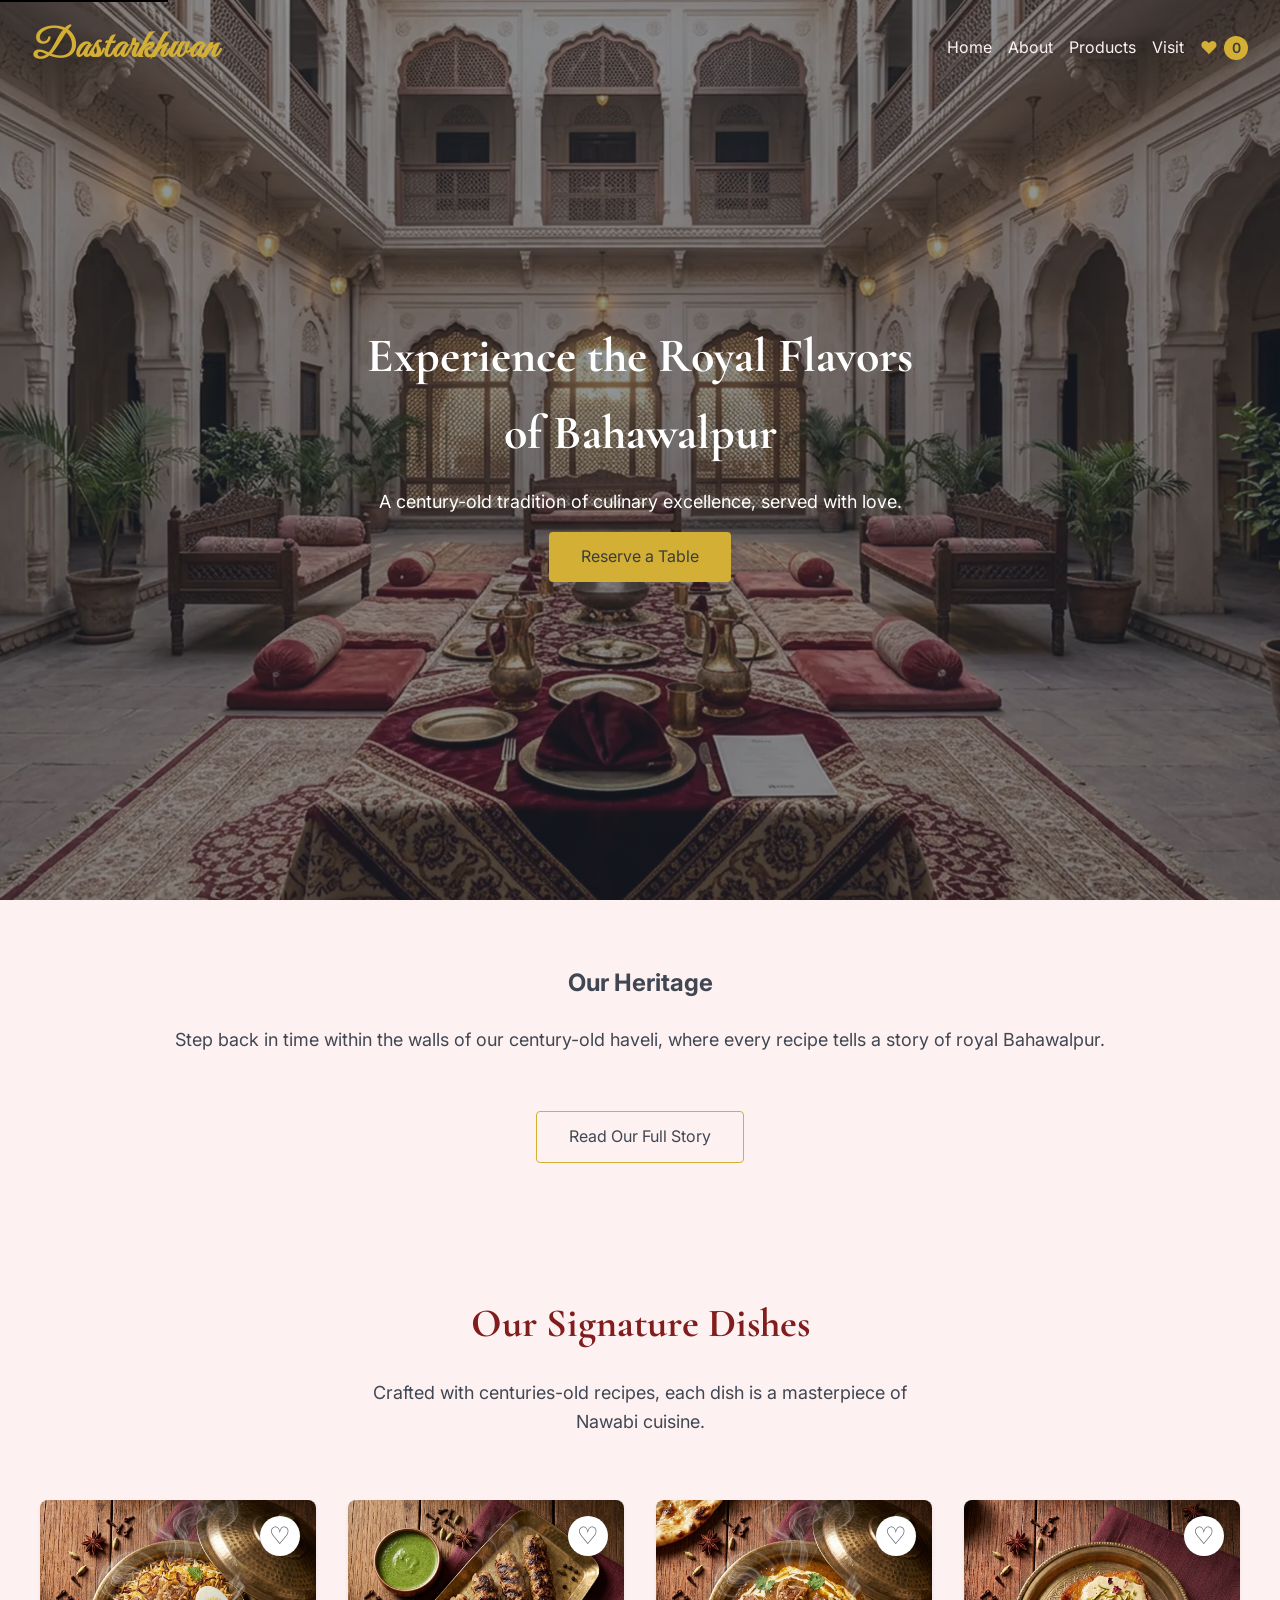
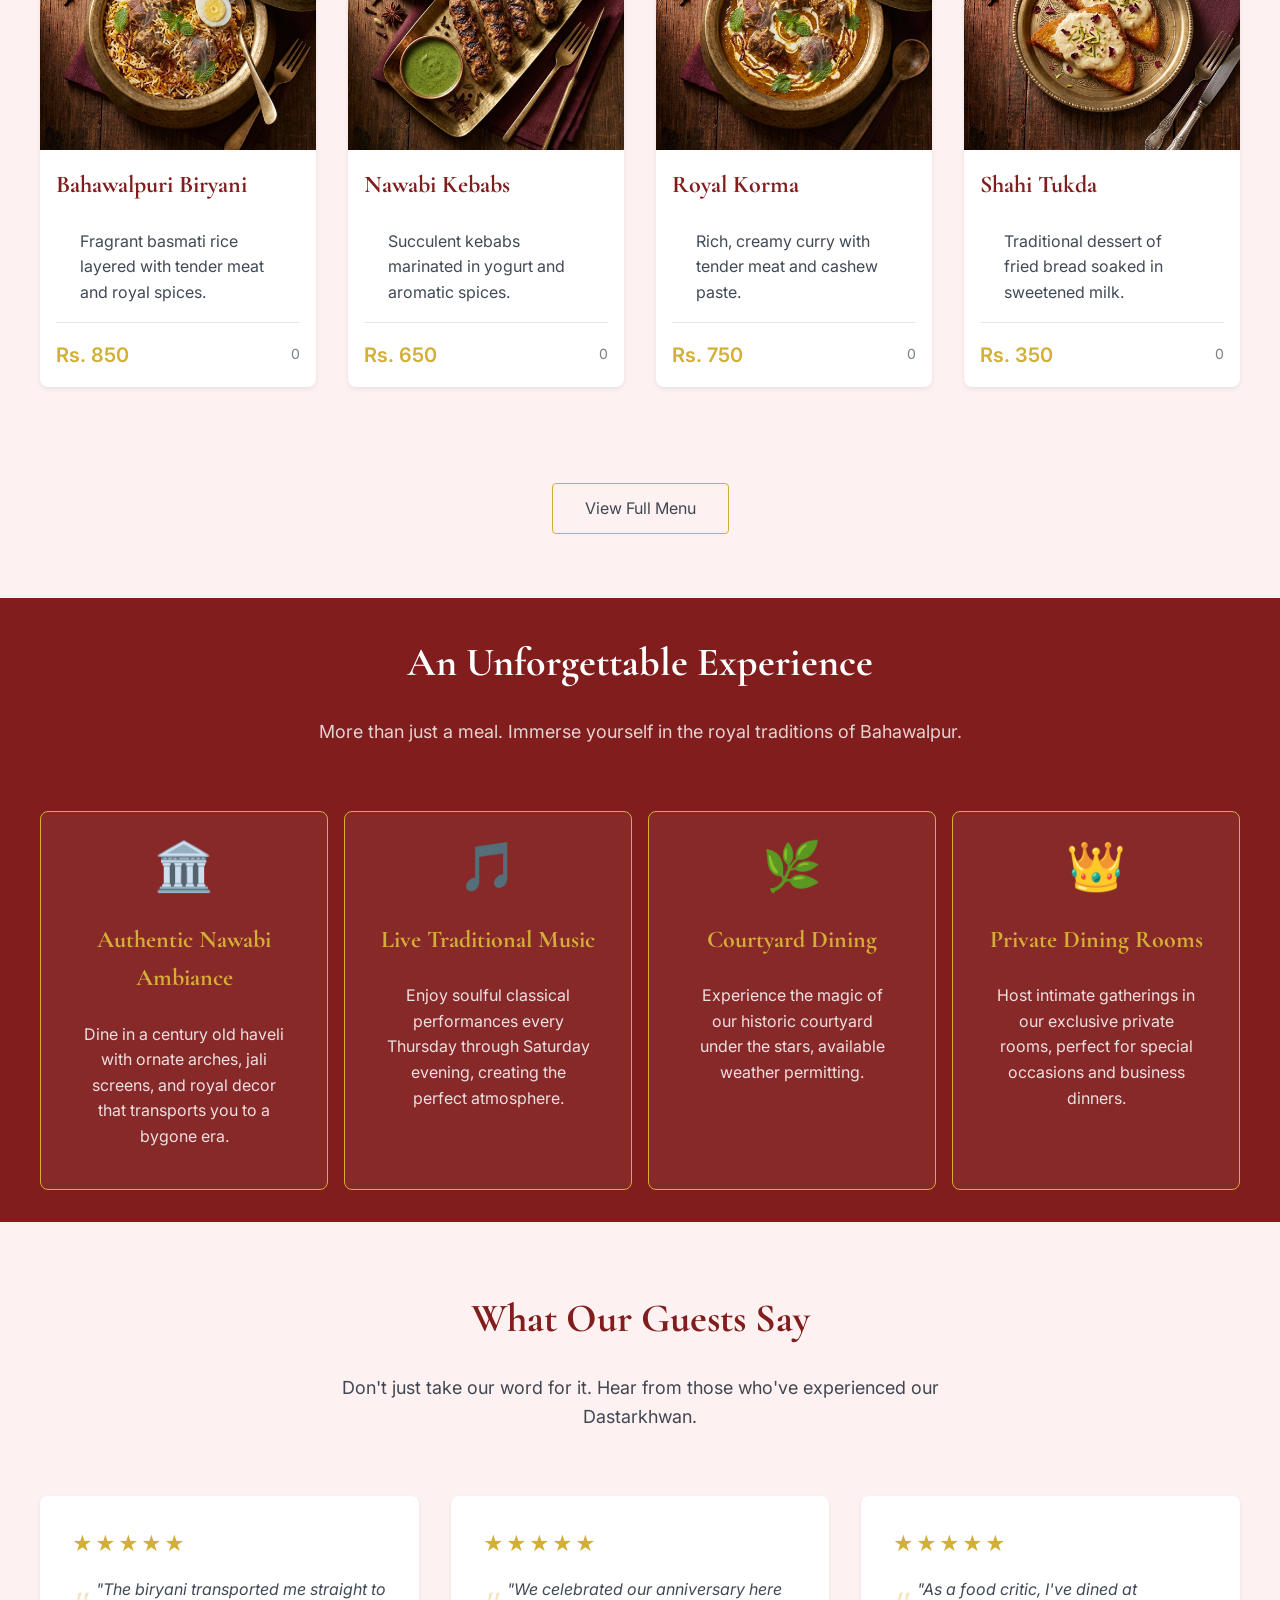
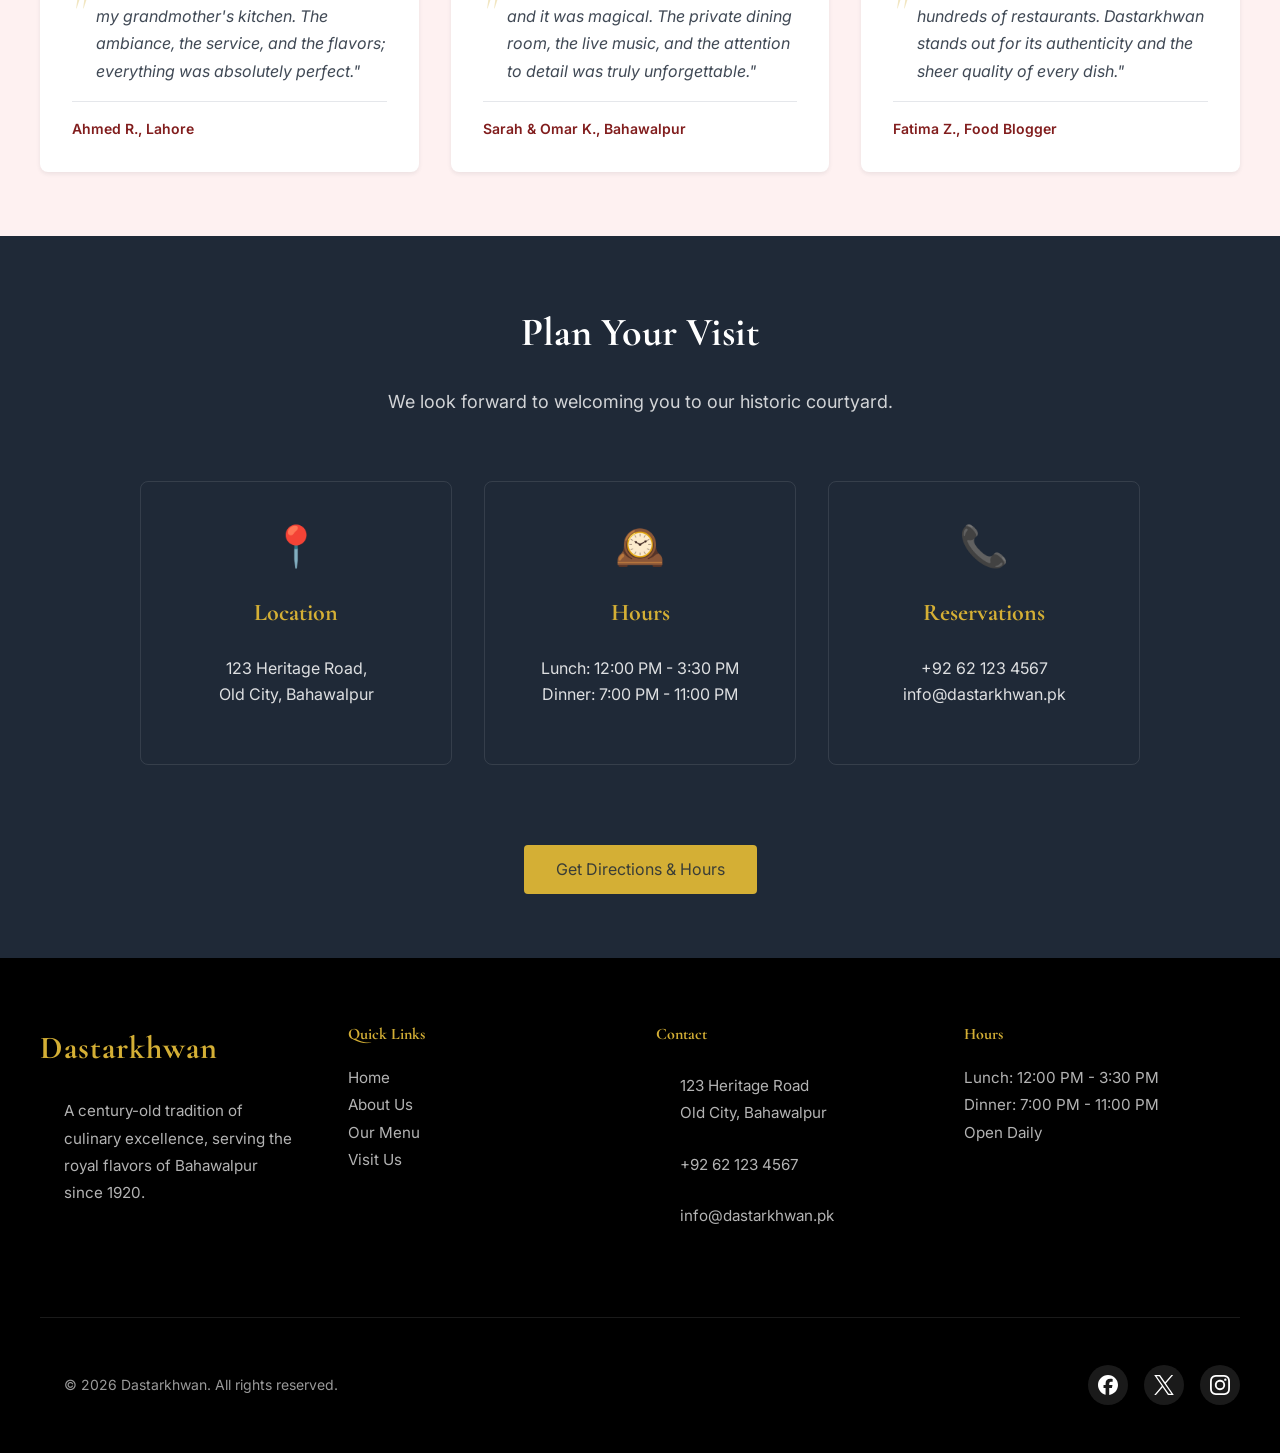
<file: index.html>
<!doctype html>
<html lang="en">
    <head>
        <meta charset="utf-8" />
        <!-- Ensures proper viewport scaling on mobile/tablet devices -->
        <meta name="viewport" content="width=device-width, initial-scale=1.0" />
        <!-- Concise description for search engines & social previews -->
        <meta
            name="description"
            content="Dastarkhwan: Website for a fictional restaurant showcasing modern responsive design, semantic HTML, and accessible CSS architecture."
        />
        <!-- Preconnect to Google Fonts for faster loading -->
        <link rel="preconnect" href="https://fonts.googleapis.com" />
        <link rel="preconnect" href="https://fonts.gstatic.com" crossorigin />
        <link
            href="https://fonts.googleapis.com/css2?family=Cormorant+Garamond:wght@600;700&family=Great+Vibes&family=Inter:wght@400;500&display=swap"
            rel="stylesheet"
        />
        <link
            href="https://fonts.googleapis.com/css2?family=Inter:wght@400;500&family=Playfair+Display:wght@600;700&display=swap"
            rel="stylesheet"
        />
        <!-- Favicon -->
        <link rel="icon" type="image/x-icon" href="/favicon.ico">
        <link rel="icon" type="image/png" sizes="32x32" href="/favicon-32x32.png">
        <link rel="icon" type="image/png" sizes="16x16" href="/favicon-16x16.png">
        <link rel="apple-touch-icon" sizes="180x180" href="/apple-touch-icon.png">
        

        <!--Title -->
        <title>Dastarkhwan</title>
        <link rel="stylesheet" type="text/css" href="css/styles.css" />
    </head>
    <body>
        <a href="#main" class="skip-link">Skip to main content</a>
        <header class="site-header">
            <h1><a href="index.html" class="logo-link">Dastarkhwan</a></h1>
            <button class="nav-toggle" aria-label="Open menu" aria-expanded="false">
                <span class="nav-toggle-bar"></span>
                <span class="nav-toggle-bar"></span>
                <span class="nav-toggle-bar"></span>
            </button>
            <nav class="main-nav">
                <ul>
                    <li><a href="index.html" class="nav-link" aria-current="page">Home</a></li>
                    <li><a href="about.html" class="nav-link">About</a></li>
                    <li><a href="products.html" class="nav-link">Products</a></li>
                    <li><a href="visit.html" class="nav-link">Visit</a></li>
                </ul>
            </nav>
            <div class="favorites-indicator" aria-live="polite">
                <span class="favorites-icon" aria-hidden="true">♥</span>
                <span class="favorites-badge">0</span>
            </div>
        </header>
        <main id="main" role="main" aria-label="Main content — Home Page">
            <section class="hero">
                <div class="hero-content">
                    <h2>Experience the Royal Flavors of Bahawalpur</h2>
                    <p>
                        A century-old tradition of culinary excellence, served
                        with love.
                    </p>
                    <a href="visit.html" class="btn-primary">Reserve a Table</a>
                </div>
            </section>
            <section class="heritage">
                <div class="container">
                    <h2>Our Heritage</h2>
                    <p>
                        Step back in time within the walls of our century-old
                        haveli, where every recipe tells a story of royal
                        Bahawalpur.
                    </p>
                    <a href="about.html" class="btn-secondary"
                        >Read Our Full Story</a
                    >
                </div>
            </section>
            <section class="signature-dishes">
                <div class="container">
                    <div class="dishes-into">
                    <h2>Our Signature Dishes</h2>
                    <div class="pr-description">
                        <p class="section-intro">
                            Crafted with centuries-old recipes, each dish is a
                            masterpiece of Nawabi cuisine.
                        </p>
                    </div>
                    </div>
                    <div class="dishes-grid">
                        <!-- Dish 1 -->
                        <article class="dish-card" data-dish-id="bahawalpuri-biryani">
                            <div class="dish-image">
                                <img
                                    src="/images/menu/biryani.jpg"
                                    alt="Bahawalpuri Biryani"
                                />
                                <button
                                    class="favorite-btn"
                                    aria-label="Add to favorites"
                                >
                                    <span class="heart-icon">♡</span>
                                </button>
                            </div>
                            <div class="dish-content">
                                <h3>Bahawalpuri Biryani</h3>
                                <p>
                                    Fragrant basmati rice layered with tender
                                    meat and royal spices.
                                </p>
                                <div class="dish-footer">
                                    <span class="price">Rs. 850</span>
                                    <span class="favorite-count">0</span>
                                </div>
                            </div>
                        </article>

                        <!-- Dish 2 -->
                        <article class="dish-card" data-dish-id="nawabi-kebabs">
                            <div class="dish-image">
                                <img
                                    src="/images/menu/seekh-kebab.jpg"
                                    alt="Nawabi Kebabs"
                                />
                                <button
                                    class="favorite-btn"
                                    aria-label="Add to favorites"
                                >
                                    <span class="heart-icon">♡</span>
                                </button>
                            </div>
                            <div class="dish-content">
                                <h3>Nawabi Kebabs</h3>
                                <p>
                                    Succulent kebabs marinated in yogurt and
                                    aromatic spices.
                                </p>
                                <div class="dish-footer">
                                    <span class="price">Rs. 650</span>
                                    <span class="favorite-count">0</span>
                                </div>
                            </div>
                        </article>

                        <!-- Dish 3 -->
                        <article class="dish-card" data-dish-id="royal-korma">
                            <div class="dish-image">
                                <img
                                    src="/images/menu/korma.jpg"
                                    alt="Royal Korma"
                                />
                                <button
                                    class="favorite-btn"
                                    aria-label="Add to favorites"
                                >
                                    <span class="heart-icon">♡</span>
                                </button>
                            </div>
                            <div class="dish-content">
                                <h3>Royal Korma</h3>
                                <p>
                                    Rich, creamy curry with tender meat and
                                    cashew paste.
                                </p>
                                <div class="dish-footer">
                                    <span class="price">Rs. 750</span>
                                    <span class="favorite-count">0</span>
                                </div>
                            </div>
                        </article>

                        <!-- Dish 4 -->
                        <article class="dish-card" data-dish-id="shahi-tukda">
                            <div class="dish-image">
                                <img
                                    src="/images/menu/shahi-tukda.jpg"
                                    alt="Shahi Tukda"
                                />
                                <button
                                    class="favorite-btn"
                                    aria-label="Add to favorites"
                                >
                                    <span class="heart-icon">♡</span>
                                </button>
                            </div>
                            <div class="dish-content">
                                <h3>Shahi Tukda</h3>
                                <p>
                                    Traditional dessert of fried bread soaked in
                                    sweetened milk.
                                </p>
                                <div class="dish-footer">
                                    <span class="price">Rs. 350</span>
                                    <span class="favorite-count">0</span>
                                </div>
                            </div>
                        </article>
                    </div>

                    <a href="products.html" class="btn-secondary"
                        >View Full Menu</a
                    >
                </div>
            </section>
            <section class="experience">
                <div class="container">
                    <h2>An Unforgettable Experience</h2>
                    <p class="section-intro">More than just a meal. Immerse yourself in the royal traditions of Bahawalpur.</p>

                    <div class="features-grid">
                        <!-- Feature 1 -->
                        <div class="feature-card">
                            <div class="feature-icon">🏛️</div>
                            <h3>Authentic Nawabi Ambiance</h3>
                            <p>Dine in a century old haveli with ornate arches, jali screens, and royal decor that transports you to a bygone era.</p>
                        </div>

                        <!-- Feature 2 -->
                        <div class="feature-card">
                            <div class="feature-icon">🎵</div>
                            <h3>Live Traditional Music</h3>
                            <p>Enjoy soulful classical performances every Thursday through Saturday evening, creating the perfect atmosphere.</p>
                        </div>

                        <!-- Feature 3 -->
                        <div class="feature-card">
                            <div class="feature-icon">🌿</div>
                            <h3>Courtyard Dining</h3>
                            <p>Experience the magic of our historic courtyard under the stars, available weather permitting.</p>
                        </div>

                        <!-- Feature 4 -->
                        <div class="feature-card">
                            <div class="feature-icon">👑</div>
                            <h3>Private Dining Rooms</h3>
                            <p>Host intimate gatherings in our exclusive private rooms, perfect for special occasions and business dinners.</p>
                        </div>
                    </div>
                </div>
            </section>
            <section class="testimonials">
                <div class="container">
                    <h2>What Our Guests Say</h2>
                    <p class="section-intro">Don't just take our word for it. Hear from those who've experienced our Dastarkhwan.</p>

                    <div class="testimonials-grid">
                        <!-- Testimonial 1 -->
                        <div class="testimonial-card">
                            <div class="stars">★★★★★</div>
                            <blockquote>
                                "The biryani transported me straight to my grandmother's kitchen. The ambiance, the service, and the flavors; everything was absolutely perfect."
                            </blockquote>
                            <cite>Ahmed R., Lahore</cite>
                        </div>

                        <!-- Testimonial 2 -->
                        <div class="testimonial-card">
                            <div class="stars">★★★★★</div>
                            <blockquote>
                                "We celebrated our anniversary here and it was magical. The private dining room, the live music, and the attention to detail was truly unforgettable."
                            </blockquote>
                            <cite>Sarah & Omar K., Bahawalpur</cite>
                        </div>

                        <!-- Testimonial 3 -->
                        <div class="testimonial-card">
                            <div class="stars">★★★★★</div>
                            <blockquote>
                                "As a food critic, I've dined at hundreds of restaurants. Dastarkhwan stands out for its authenticity and the sheer quality of every dish."
                            </blockquote>
                            <cite>Fatima Z., Food Blogger</cite>
                        </div>
                    </div>
                </div>
            </section>
            <section class="visit-teaser">
                <div class="container">
                    <h2>Plan Your Visit</h2>
                    <p class="section-intro">We look forward to welcoming you to our historic courtyard.</p>

                    <div class="visit-info-grid">
                        <!-- Location -->
                        <div class="visit-card">
                            <div class="visit-icon">📍</div>
                            <h3>Location</h3>
                            <p>123 Heritage Road,<br>Old City, Bahawalpur</p>
                        </div>

                        <!-- Hours -->
                        <div class="visit-card">
                            <div class="visit-icon">🕰️</div>
                            <h3>Hours</h3>
                            <p>Lunch: 12:00 PM - 3:30 PM<br>Dinner: 7:00 PM - 11:00 PM</p>
                        </div>

                        <!-- Contact -->
                        <div class="visit-card">
                            <div class="visit-icon">📞</div>
                            <h3>Reservations</h3>
                            <p>+92 62 123 4567<br>info@dastarkhwan.pk</p>
                        </div>
                    </div>

                    <a href="visit.html" class="btn-primary">Get Directions &amp; Hours</a>
                </div>
            </section>
        </main>
        <footer class="site-footer">
            <div class="container">
                <div class="footer-grid">
                    <!-- Brand Column -->
                    <div class="footer-col">
                        <h3 class="footer-logo">Dastarkhwan</h3>
                        <p>A century-old tradition of culinary excellence, serving the royal flavors of Bahawalpur since 1920.</p>
                    </div>

                    <!-- Quick Links -->
                    <div class="footer-col">
                        <h4>Quick Links</h4>
                        <ul class="footer-links">
                            <li><a href="index.html">Home</a></li>
                            <li><a href="about.html">About Us</a></li>
                            <li><a href="products.html">Our Menu</a></li>
                            <li><a href="visit.html">Visit Us</a></li>
                        </ul>
                    </div>

                    <!-- Contact Info -->
                    <div class="footer-col">
                        <h4>Contact</h4>
                        <address class="footer-contact">
                            <p>123 Heritage Road<br>Old City, Bahawalpur</p>
                            <p>+92 62 123 4567</p>
                            <p>info@dastarkhwan.pk</p>
                        </address>
                    </div>

                    <!-- Hours -->
                    <div class="footer-col">
                        <h4>Hours</h4>
                        <ul class="footer-hours">
                            <li>Lunch: 12:00 PM - 3:30 PM</li>
                            <li>Dinner: 7:00 PM - 11:00 PM</li>
                            <li>Open Daily</li>
                        </ul>
                    </div>
                </div>

                <div class="footer-bottom">
                    <p>&copy; 2026 Dastarkhwan. All rights reserved.</p>
                    <div class="social-links">
                        <a href="#" aria-label="Facebook" class="social-link">
                            <img src="/images/icons/facebook.svg" alt="Facebook" width="24" height="24">
                        </a>
                        <a href="#" aria-label="X (formerly Twitter)" class="social-link">
                            <img src="/images/icons/x.svg" alt="X" width="24" height="24">
                        </a>
                        <a href="#" aria-label="Instagram" class="social-link">
                            <img src="/images/icons/instagram.svg" alt="Instagram" width="24" height="24">
                        </a>
                    </div>
                </div>
            </div>
        </footer>
        <script src="js/scripts.js"></script>
    </body>
</html>
</file>
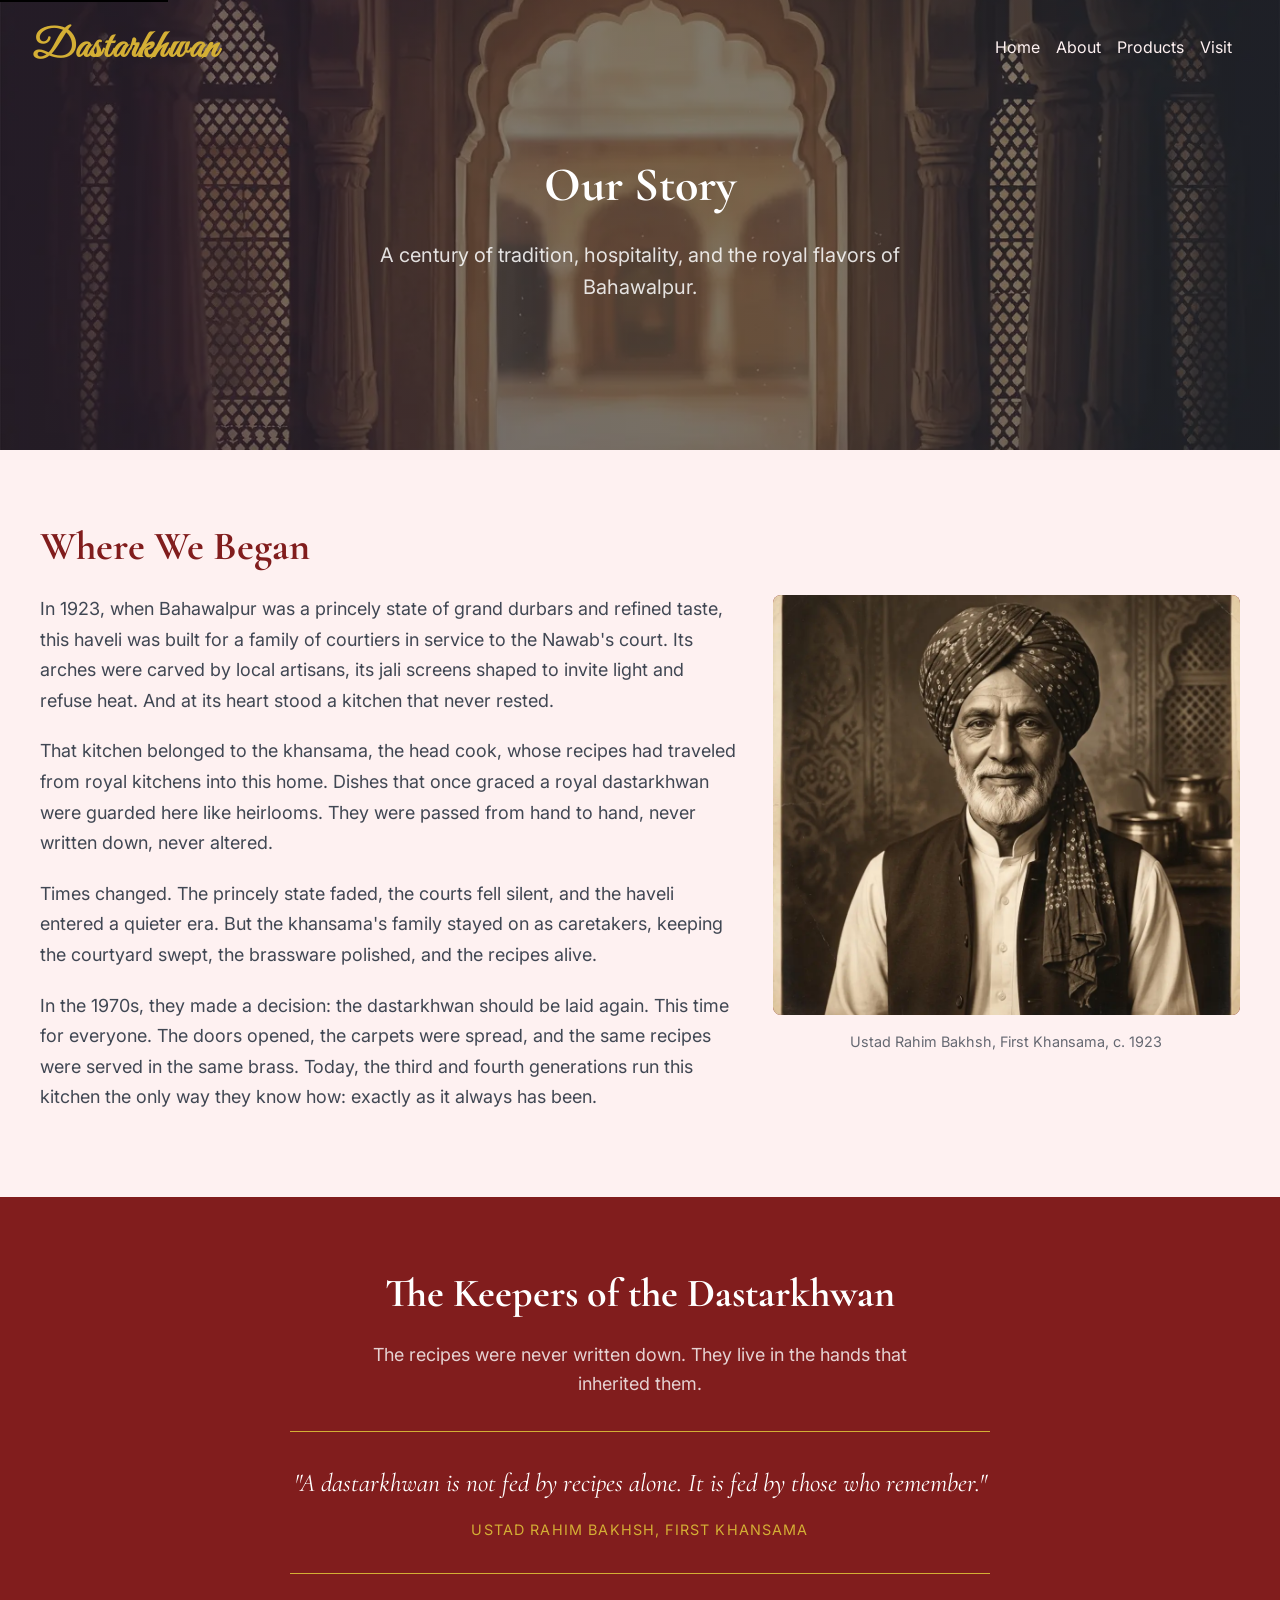
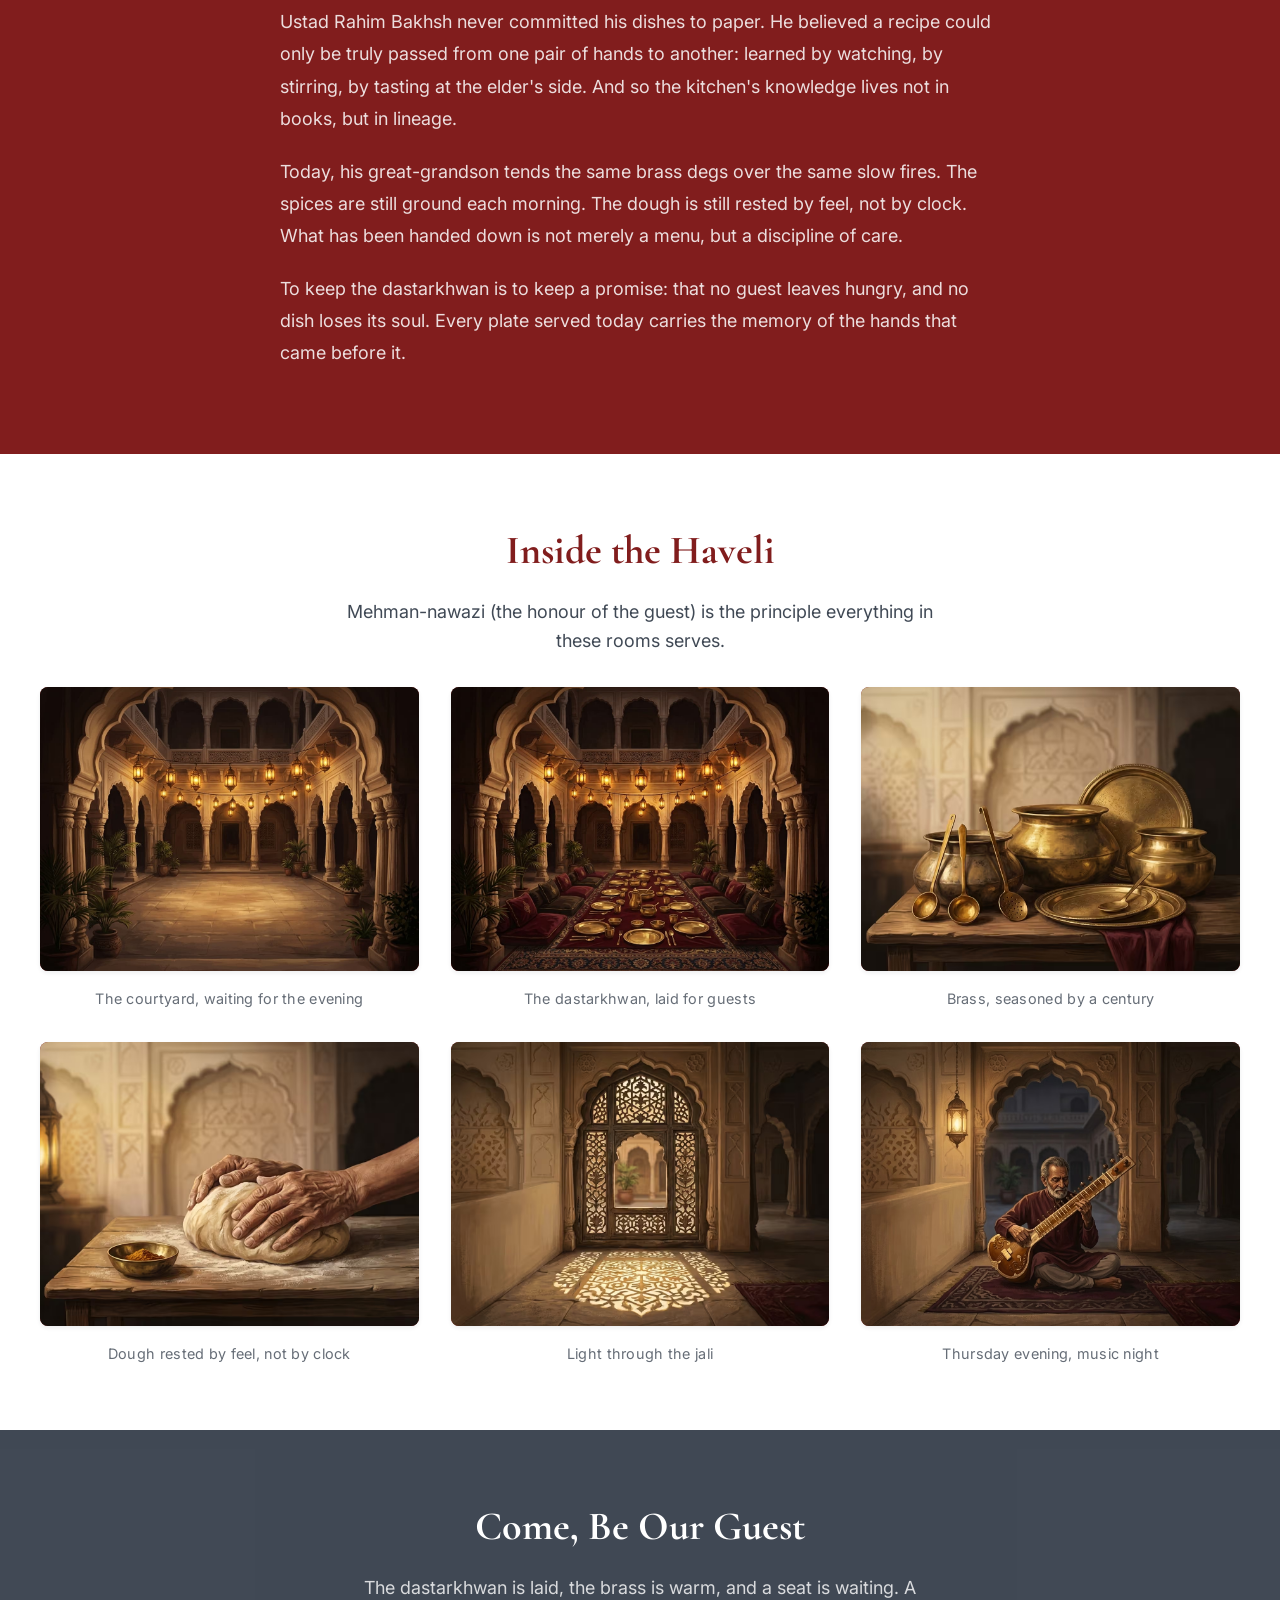
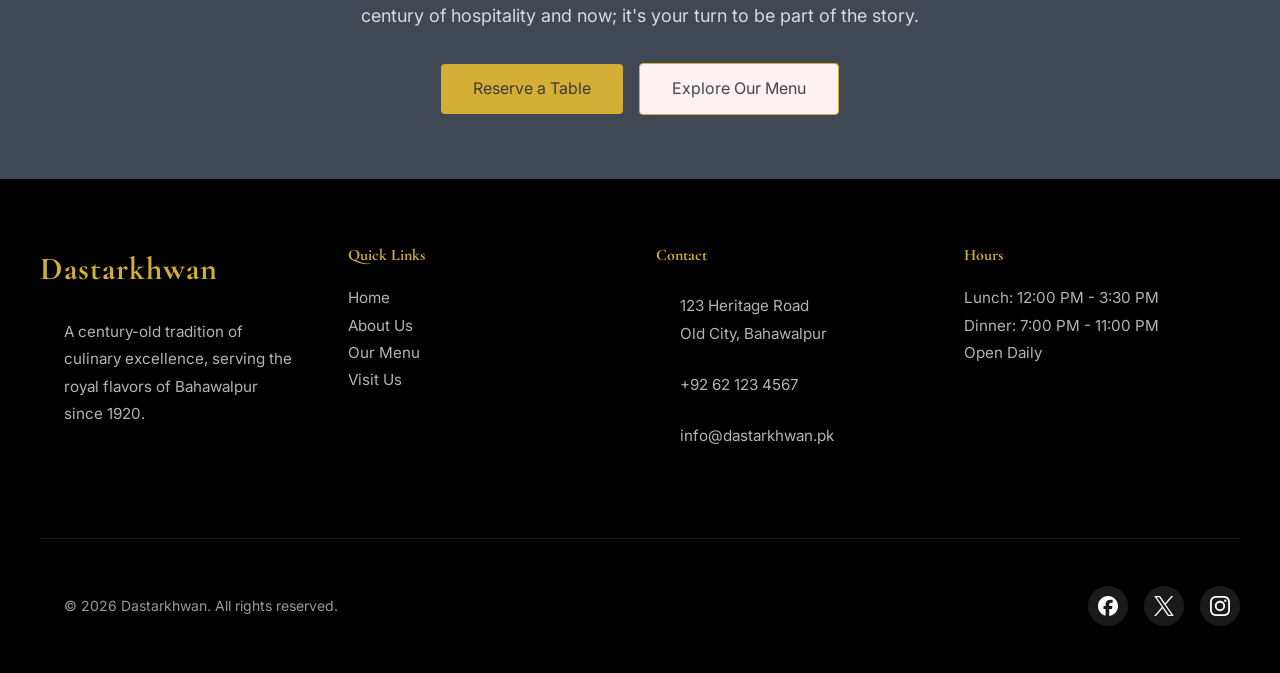
<file: about.html>
<!doctype html>
<html lang="en">
    <head>
        <meta charset="utf-8" />
        <!-- Ensures proper viewport scaling on mobile/tablet devices -->
        <meta name="viewport" content="width=device-width, initial-scale=1.0" />
        <!-- Concise description for search engines & social previews -->
        <meta name="description" content="The story of Dastarkhwan — a century-old haveli in Bahawalpur, its khansama lineage, and the Nawabi recipes we serve today.">
        <!-- Preconnect to Google Fonts for faster loading -->
        <link rel="preconnect" href="https://fonts.googleapis.com" />
        <link rel="preconnect" href="https://fonts.gstatic.com" crossorigin />
        <link
            href="https://fonts.googleapis.com/css2?family=Cormorant+Garamond:wght@600;700&family=Great+Vibes&family=Inter:wght@400;500&display=swap"
            rel="stylesheet"
        />
        <link
            href="https://fonts.googleapis.com/css2?family=Inter:wght@400;500&family=Playfair+Display:wght@600;700&display=swap"
            rel="stylesheet"
        />
        <!-- Favicon -->
        <link rel="icon" type="image/x-icon" href="/favicon.ico">
        <link rel="icon" type="image/png" sizes="32x32" href="/images/favicon-32x32.png">
        <link rel="icon" type="image/png" sizes="16x16" href="/images/favicon-16x16.png">
        <link rel="apple-touch-icon" sizes="180x180" href="/images/apple-touch-icon.png">
        

        <!--Title -->
        <title>Our Story | Dastarkhwan</title>
        <link rel="stylesheet" type="text/css" href="css/styles.css" />
    </head>
    <body>
        <a href="#main" class="skip-link">Skip to main content</a>
        <header class="site-header">
            <h1><a href="index.html" class="logo-link">Dastarkhwan</a></h1>
            <button class="nav-toggle" aria-label="Open menu" aria-expanded="false">
                <span class="nav-toggle-bar"></span>
                <span class="nav-toggle-bar"></span>
                <span class="nav-toggle-bar"></span>
            </button>
            <nav class="main-nav">
                <ul>
                    <li><a href="index.html" class="nav-link">Home</a></li>
                    <li><a href="about.html" class="nav-link" aria-current="page">About</a></li>
                    <li><a href="products.html" class="nav-link">Products</a></li>
                    <li><a href="visit.html" class="nav-link">Visit</a></li>
                </ul>
            </nav>
        </header>
        <main id="main" role="main" aria-label="Main content — Our Story">
            <section class="page-hero page-hero--about">
                <div class="container">
                    <h2>Our Story</h2>
                    <p>A century of tradition, hospitality, and the royal flavors of Bahawalpur.</p>
                </div>
            </section>
            <section class="origin">
                <div class="container">
                    <div class="origin-grid">
                        <div class="origin-text">
                            <h2>Where We Began</h2>
                            <p>In 1923, when Bahawalpur was a princely state of grand durbars and refined taste, this haveli was built for a family of courtiers in service to the Nawab's court. Its arches were carved by local artisans, its jali screens shaped to invite light and refuse heat. And at its heart stood a kitchen that never rested.</p>
                            <p>That kitchen belonged to the khansama, the head cook, whose recipes had traveled from royal kitchens into this home. Dishes that once graced a royal dastarkhwan were guarded here like heirlooms. They were passed from hand to hand, never written down, never altered.</p>
                            <p>Times changed. The princely state faded, the courts fell silent, and the haveli entered a quieter era. But the khansama's family stayed on as caretakers, keeping the courtyard swept, the brassware polished, and the recipes alive.</p>
                            <p>In the 1970s, they made a decision: the dastarkhwan should be laid again. This time for everyone. The doors opened, the carpets were spread, and the same recipes were served in the same brass. Today, the third and fourth generations run this kitchen the only way they know how: exactly as it always has been.</p>
                        </div>
                        <figure class="origin-image">
                            <div class="origin-photo">
                                <img src="/images/khansama-portrait.webp"
                                     alt="Sepia-toned vintage portrait of the founding khansama: an elderly man with a white beard, wearing a crisp white kurta and dark waistcoat.">
                             </div>
                                <figcaption>Ustad Rahim Bakhsh, First Khansama, c. 1923</figcaption>
                        </figure>
                    </div>
                </div>
            </section>
            <section class="keepers">
                <div class="container">
                    <h2>The Keepers of the Dastarkhwan</h2>
                    <p class="section-intro">
                        The recipes were never written down. They live in the hands that inherited them.
                    </p>

                <blockquote class="keeper-creed">
                    <p>"A dastarkhwan is not fed by recipes alone. It is fed by those who remember."</p>
                    <cite>Ustad Rahim Bakhsh, first khansama</cite>
                </blockquote>

                <div class="keepers-text">
                    <p>
                        Ustad Rahim Bakhsh never committed his dishes to paper. He believed a recipe
                        could only be truly passed from one pair of hands to another: learned by
                        watching, by stirring, by tasting at the elder's side. And so the kitchen's
                        knowledge lives not in books, but in lineage.
                    </p>
                    <p>
                        Today, his great-grandson tends the same brass degs over the same slow fires.
                        The spices are still ground each morning. The dough is still rested by feel,
                        not by clock. What has been handed down is not merely a menu, but a discipline
                        of care.
                    </p>
                    <p>
                        To keep the dastarkhwan is to keep a promise: that no guest leaves hungry, and
                        no dish loses its soul. Every plate served today carries the memory of the
                        hands that came before it.
                    </p>
                </div>
                </div>
            </section>
            <section class="gallery">
                <div class="container">
        <h2>Inside the Haveli</h2>
        <p class="section-intro">
            Mehman-nawazi (the honour of the guest) is the principle
            everything in these rooms serves.
        </p>

        <div class="gallery-grid">
            <!-- Figure 1 -->
            <figure class="gallery-item">
                <div class="gallery-frame">
                    <img src="/images/gallery/courtyard-dusk.jpg"
                         alt="The haveli's open courtyard at dusk, strung with glowing lanterns that cast pools of amber light on worn stone."
                         loading="lazy">
                </div>
                <figcaption>The courtyard, waiting for the evening</figcaption>
            </figure>
            <!-- Figure 2 -->
            <figure class="gallery-item">
                <div class="gallery-frame">
                    <img src="/images/gallery/dastarkhwan-spread.jpg"
                         alt="A burgundy velvet dastarkhwan cloth laid on the floor with rows of polished brass plates and low cushions."
                         loading="lazy">
                </div>
                <figcaption>The dastarkhwan, laid for guests</figcaption>
            </figure>
            <!-- Figure 3 -->
            <figure class="gallery-item">
                <div class="gallery-frame">
                    <img src="/images/gallery/brass-deghs.avif"
                         alt="A group of heirloom brass cooking pots, ladles, and serving trays on a worn wooden surface, dulled by decades of use."
                         loading="lazy">
                </div>
                <figcaption>Brass, seasoned by a century</figcaption>
            </figure>
            <!-- Figure 4 -->
            <figure class="gallery-item">
                <div class="gallery-frame">
                    <img src="/images/gallery/hands-dough.avif"
                         alt="Weathered hands kneading dough on a floured wooden board, with a small brass bowl of spices nearby."
                         loading="lazy">
                </div>
                <figcaption>Dough rested by feel, not by clock</figcaption>
            </figure>

            <!-- Figure 4 -->
            <figure class="gallery-item">
                <div class="gallery-frame">
                    <img src="/images/gallery/jali-light.avif"
                         alt="Afternoon light passing through a carved jali lattice screen, casting a geometric pattern of light and shadow on a sandstone wall."
                         loading="lazy">
                </div>
                <figcaption>Light through the jali</figcaption>
            </figure>

            <!-- Figure 6 -->
            <figure class="gallery-item">
                <div class="gallery-frame">
                    <img src="/images/gallery/musician.avif"
                         alt="A traditional musician seated in warm evening light, playing a stringed instrument."
                         loading="lazy">
                </div>
                <figcaption>Thursday evening, music night</figcaption>
            </figure>
            <!-- Figures 2–6 follow the exact same structure -->
                </div>
                </div>
            </section>
            <section class="about-cta">
    <div class="container">
        <h2>Come, Be Our Guest</h2>
        <p class="section-intro">
            The dastarkhwan is laid, the brass is warm, and a seat is waiting.
            A century of hospitality and now; it's your turn to be part of the story.
        </p>
        <div class="cta-buttons">
            <a href="visit.html" class="btn-primary">Reserve a Table</a>
            <a href="products.html" class="btn-secondary">Explore Our Menu</a>
        </div>
    </div>
</section>
        </main>
        <footer class="site-footer">
            <div class="container">
                <div class="footer-grid">
                    <!-- Brand Column -->
                    <div class="footer-col">
                        <h3 class="footer-logo">Dastarkhwan</h3>
                        <p>A century-old tradition of culinary excellence, serving the royal flavors of Bahawalpur since 1920.</p>
                    </div>

                    <!-- Quick Links -->
                    <div class="footer-col">
                        <h4>Quick Links</h4>
                        <ul class="footer-links">
                            <li><a href="index.html">Home</a></li>
                            <li><a href="about.html">About Us</a></li>
                            <li><a href="products.html">Our Menu</a></li>
                            <li><a href="visit.html">Visit Us</a></li>
                        </ul>
                    </div>

                    <!-- Contact Info -->
                    <div class="footer-col">
                        <h4>Contact</h4>
                        <address class="footer-contact">
                            <p>123 Heritage Road<br>Old City, Bahawalpur</p>
                            <p>+92 62 123 4567</p>
                            <p>info@dastarkhwan.pk</p>
                        </address>
                    </div>

                    <!-- Hours -->
                    <div class="footer-col">
                        <h4>Hours</h4>
                        <ul class="footer-hours">
                            <li>Lunch: 12:00 PM - 3:30 PM</li>
                            <li>Dinner: 7:00 PM - 11:00 PM</li>
                            <li>Open Daily</li>
                        </ul>
                    </div>
                </div>

                <div class="footer-bottom">
                    <p>&copy; 2026 Dastarkhwan. All rights reserved.</p>
                    <div class="social-links">
                        <a href="#" aria-label="Facebook" class="social-link">
                            <img src="/images/icons/facebook.svg" alt="Facebook" width="24" height="24">
                        </a>
                        <a href="#" aria-label="X (formerly Twitter)" class="social-link">
                            <img src="/images/icons/x.svg" alt="X" width="24" height="24">
                        </a>
                        <a href="#" aria-label="Instagram" class="social-link">
                            <img src="/images/icons/instagram.svg" alt="Instagram" width="24" height="24">
                        </a>
                    </div>
                </div>
            </div>
        </footer>
        <script src="js/scripts.js"></script>
    </body>
</html>
</file>
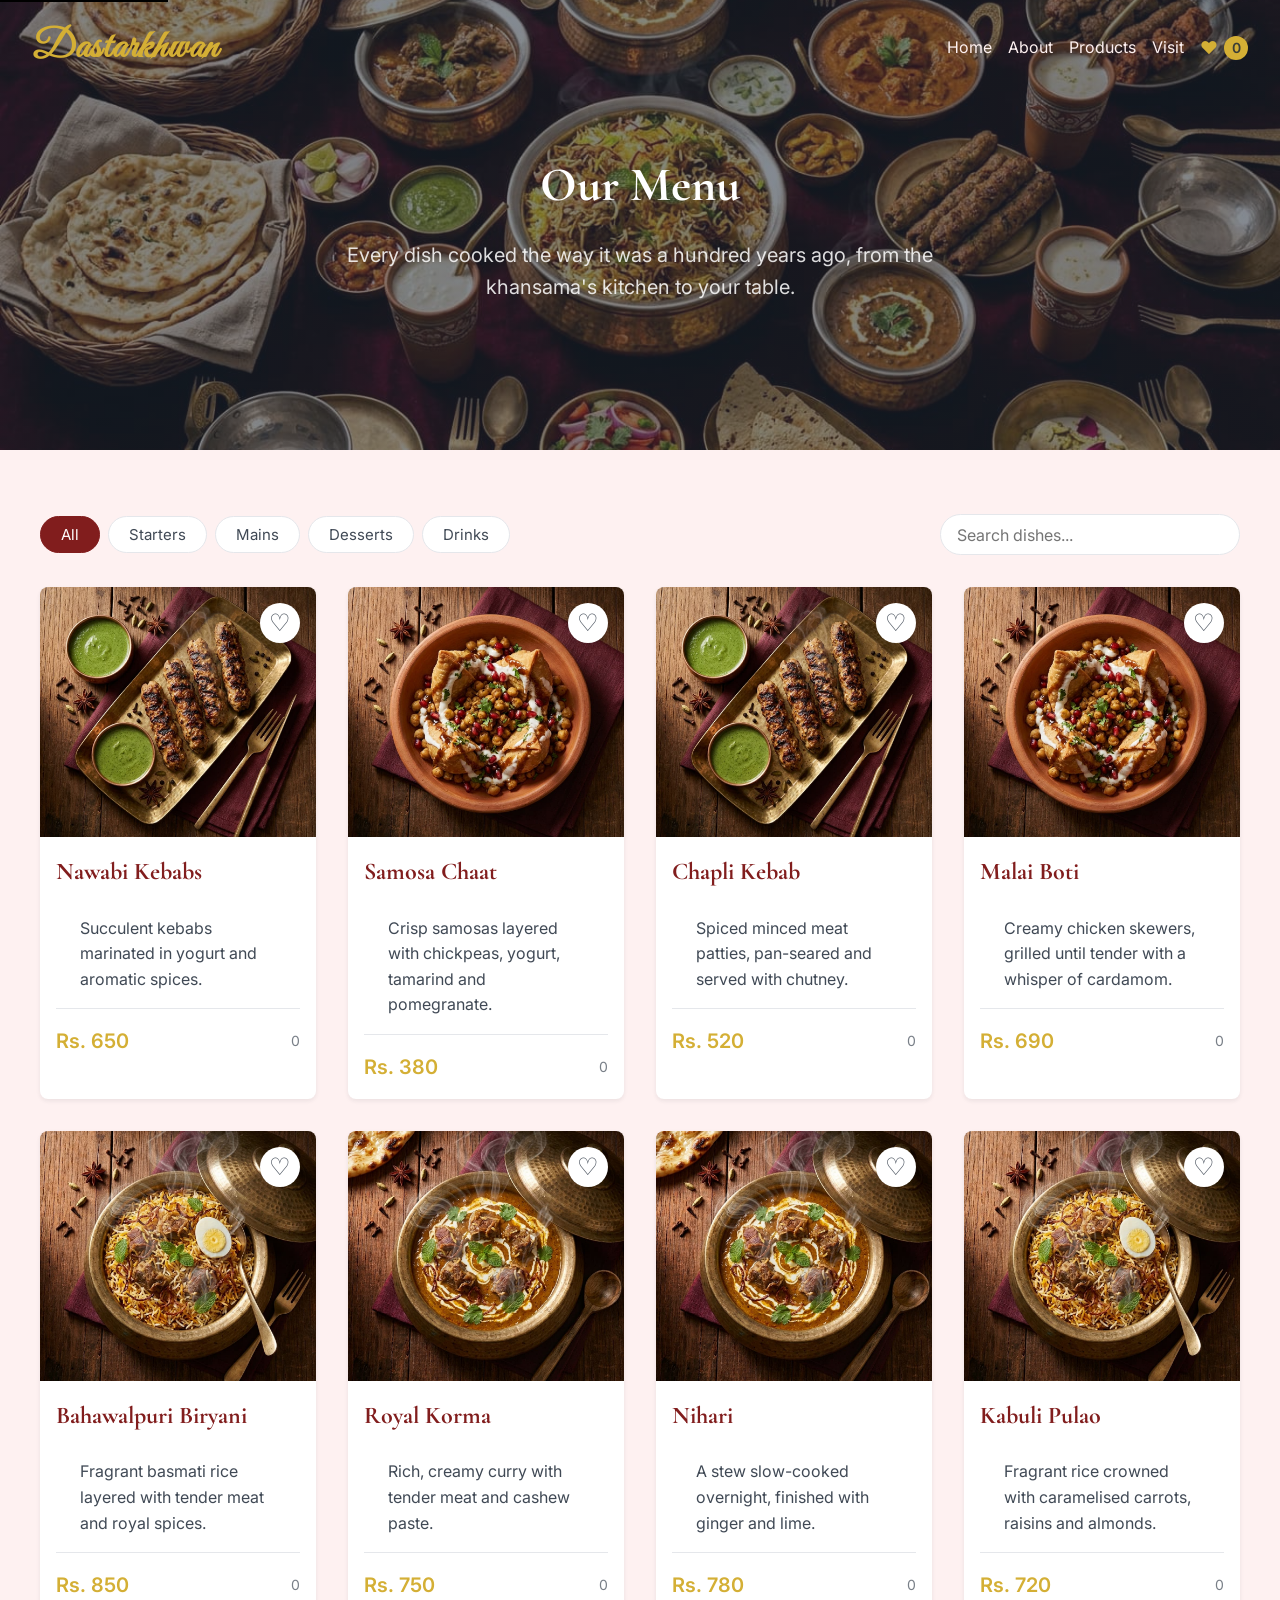
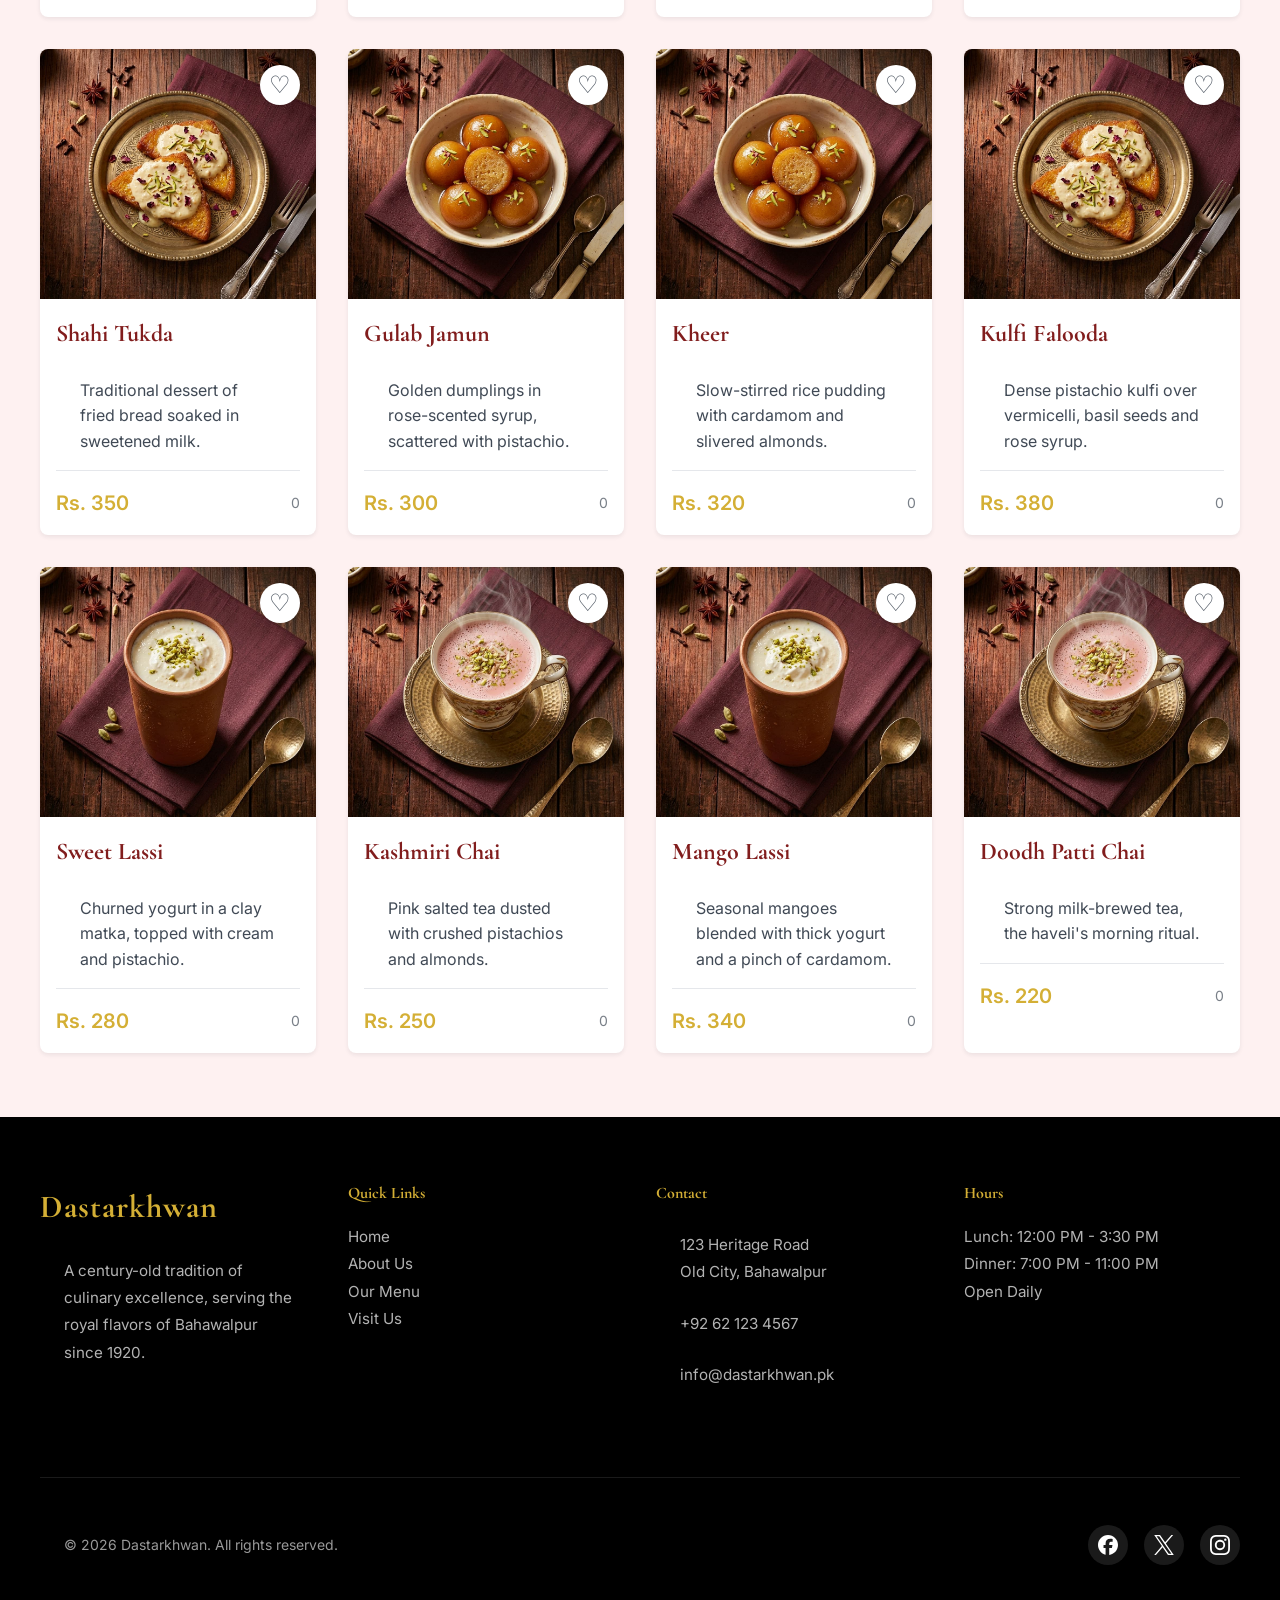
<file: products.html>
<!doctype html>
<html lang="en">
    <head>
        <meta charset="utf-8" />
        <!-- Ensures proper viewport scaling on mobile/tablet devices -->
        <meta name="viewport" content="width=device-width, initial-scale=1.0" />
        <!-- Concise description for search engines & social previews -->
        <meta name="description" content="Explore the full Dastarkhwan menu — starters, mains, desserts and drinks from a century of Nawabi recipes, served in Bahawalpur.">
        <!-- Preconnect to Google Fonts for faster loading -->
        <link rel="preconnect" href="https://fonts.googleapis.com" />
        <link rel="preconnect" href="https://fonts.gstatic.com" crossorigin />
        <link
            href="https://fonts.googleapis.com/css2?family=Cormorant+Garamond:wght@600;700&family=Great+Vibes&family=Inter:wght@400;500&display=swap"
            rel="stylesheet"
        />
        <link
            href="https://fonts.googleapis.com/css2?family=Inter:wght@400;500&family=Playfair+Display:wght@600;700&display=swap"
            rel="stylesheet"
        />
        <!-- Favicon -->
        <link rel="icon" type="image/x-icon" href="/favicon.ico">
        <link rel="icon" type="image/png" sizes="32x32" href="/images/favicon-32x32.png">
        <link rel="icon" type="image/png" sizes="16x16" href="/images/favicon-16x16.png">
        <link rel="apple-touch-icon" sizes="180x180" href="/images/apple-touch-icon.png">
        

        <!--Title -->
        <title>Our Menu | Dastarkhwan</title>
        <link rel="stylesheet" type="text/css" href="css/styles.css" />
    </head>
    <body>
        <a href="#main" class="skip-link">Skip to main content</a>
        <header class="site-header">
            <h1><a href="index.html" class="logo-link">Dastarkhwan</a></h1>
            <button class="nav-toggle" aria-label="Open menu" aria-expanded="false">
                <span class="nav-toggle-bar"></span>
                <span class="nav-toggle-bar"></span>
                <span class="nav-toggle-bar"></span>
            </button>
            <nav class="main-nav">
                <ul>
                    <li><a href="index.html" class="nav-link">Home</a></li>
                    <li><a href="about.html" class="nav-link" >About</a></li>
                    <li><a href="products.html" class="nav-link" aria-current="page">Products</a></li>
                    <li><a href="visit.html" class="nav-link">Visit</a></li>
                </ul>
            </nav>
            <div class="favorites-indicator" aria-live="polite">
                <span class="favorites-icon" aria-hidden="true">♥</span>
                <span class="favorites-badge">0</span>
            </div>
        </header>
        <main id="main" role="main" aria-label="Main content — Our Menu">
            <section class="page-hero page-hero--products">
                <div class="container">
                    <h2>Our Menu</h2>
                       <p>Every dish cooked the way it was a hundred years ago, from the khansama's kitchen to your table.</p>
                </div>
            </section>
            <section class="menu" aria-label="Full menu">
                <div class="container">
                    <!-- Controls: category filters + search -->
                    <div class="menu-controls">
                        <div class="filter-buttons" role="group" aria-label="Filter dishes by category">
                            <button class="filter-btn active" data-category="all">All</button>
                            <button class="filter-btn" data-category="starters">Starters</button>
                            <button class="filter-btn" data-category="mains">Mains</button>
                            <button class="filter-btn" data-category="desserts">Desserts</button>
                            <button class="filter-btn" data-category="drinks">Drinks</button>
                        </div>
                        <div class="search-box">
                            <label for="menu-search" class="sr-only">Search the menu</label>
                            <input type="search" id="menu-search" class="menu-search" placeholder="Search dishes...">
                        </div>
                        </div>

                    <!-- The grid starts EMPTY. JavaScript fills it from the menu data. -->
                    <div class="dishes-grid menu-grid"></div>

                    <!-- Shown only when filters + search return zero results -->
                    <p class="menu-empty" hidden>No dishes match your search. Try a different name or category.</p>
                </div>
          </section>
        </main>
        <footer class="site-footer">
            <div class="container">
                <div class="footer-grid">
                    <!-- Brand Column -->
                    <div class="footer-col">
                        <h3 class="footer-logo">Dastarkhwan</h3>
                        <p>A century-old tradition of culinary excellence, serving the royal flavors of Bahawalpur since 1920.</p>
                    </div>

                    <!-- Quick Links -->
                    <div class="footer-col">
                        <h4>Quick Links</h4>
                        <ul class="footer-links">
                            <li><a href="index.html">Home</a></li>
                            <li><a href="about.html">About Us</a></li>
                            <li><a href="products.html">Our Menu</a></li>
                            <li><a href="visit.html">Visit Us</a></li>
                        </ul>
                    </div>

                    <!-- Contact Info -->
                    <div class="footer-col">
                        <h4>Contact</h4>
                        <address class="footer-contact">
                            <p>123 Heritage Road<br>Old City, Bahawalpur</p>
                            <p>+92 62 123 4567</p>
                            <p>info@dastarkhwan.pk</p>
                        </address>
                    </div>

                    <!-- Hours -->
                    <div class="footer-col">
                        <h4>Hours</h4>
                        <ul class="footer-hours">
                            <li>Lunch: 12:00 PM - 3:30 PM</li>
                            <li>Dinner: 7:00 PM - 11:00 PM</li>
                            <li>Open Daily</li>
                        </ul>
                    </div>
                </div>

                <div class="footer-bottom">
                    <p>&copy; 2026 Dastarkhwan. All rights reserved.</p>
                    <div class="social-links">
                        <a href="#" aria-label="Facebook" class="social-link">
                            <img src="/images/icons/facebook.svg" alt="Facebook" width="24" height="24">
                        </a>
                        <a href="#" aria-label="X (formerly Twitter)" class="social-link">
                            <img src="/images/icons/x.svg" alt="X" width="24" height="24">
                        </a>
                        <a href="#" aria-label="Instagram" class="social-link">
                            <img src="/images/icons/instagram.svg" alt="Instagram" width="24" height="24">
                        </a>
                    </div>
                </div>
            </div>
        </footer>
        <script src="js/menu-data.js" defer></script>
        <script src="js/scripts.js" defer></script>
    </body>
</html>
</file>
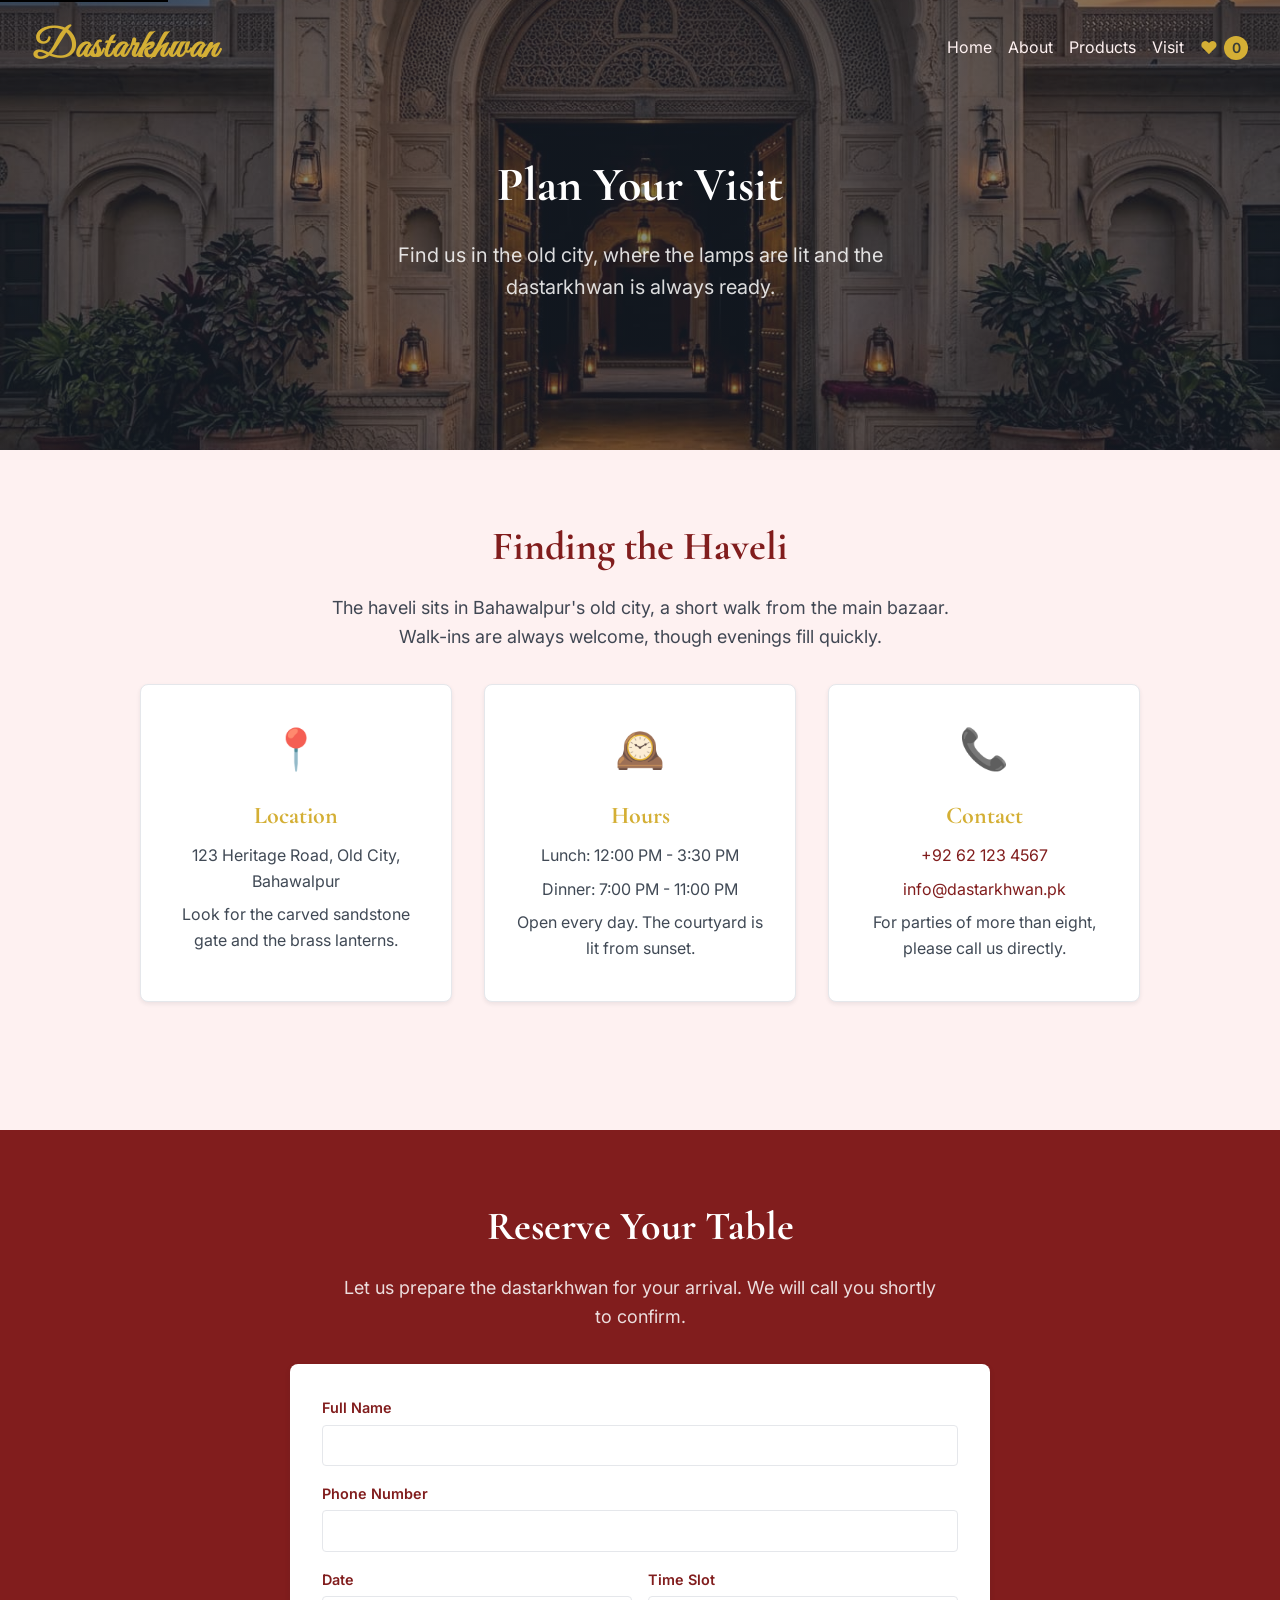
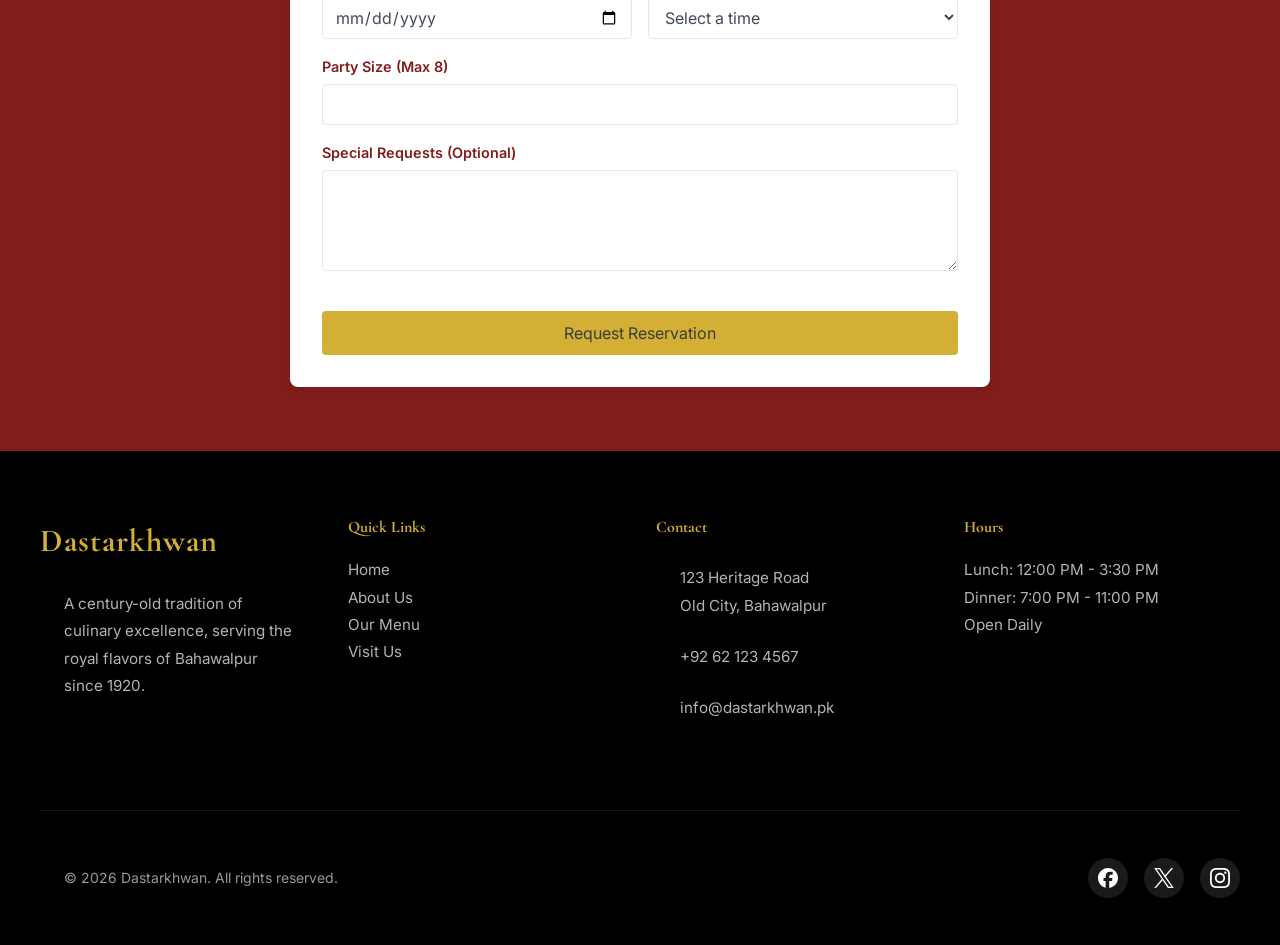
<file: visit.html>
<!doctype html>
<html lang="en">
    <head>
        <meta charset="utf-8" />
        <!-- Ensures proper viewport scaling on mobile/tablet devices -->
        <meta name="viewport" content="width=device-width, initial-scale=1.0" />
        <!-- Concise description for search engines & social previews -->
        <meta name="description" content="Plan your visit to Dastarkhwan in Bahawalpur. Location, hours, contact details, and table reservations at a century-old Nawabi haveli.">
        <!-- Preconnect to Google Fonts for faster loading -->
        <link rel="preconnect" href="https://fonts.googleapis.com" />
        <link rel="preconnect" href="https://fonts.gstatic.com" crossorigin />
        <link
            href="https://fonts.googleapis.com/css2?family=Cormorant+Garamond:wght@600;700&family=Great+Vibes&family=Inter:wght@400;500&display=swap"
            rel="stylesheet"
        />
        <link
            href="https://fonts.googleapis.com/css2?family=Inter:wght@400;500&family=Playfair+Display:wght@600;700&display=swap"
            rel="stylesheet"
        />
        <!-- Favicon -->
        <link rel="icon" type="image/x-icon" href="/favicon.ico">
        <link rel="icon" type="image/png" sizes="32x32" href="/images/favicon-32x32.png">
        <link rel="icon" type="image/png" sizes="16x16" href="/images/favicon-16x16.png">
        <link rel="apple-touch-icon" sizes="180x180" href="/images/apple-touch-icon.png">
        

        <!--Title -->
        <title>Plan Your Visit | Dastarkhwan</title>
        <link rel="stylesheet" type="text/css" href="css/styles.css" />
    </head>
    <body>
        <a href="#main" class="skip-link">Skip to main content</a>
        <header class="site-header">
            <h1><a href="index.html" class="logo-link">Dastarkhwan</a></h1>
            <button class="nav-toggle" aria-label="Open menu" aria-expanded="false">
                <span class="nav-toggle-bar"></span>
                <span class="nav-toggle-bar"></span>
                <span class="nav-toggle-bar"></span>
            </button>
            <nav class="main-nav">
                <ul>
                    <li><a href="index.html" class="nav-link">Home</a></li>
                    <li><a href="about.html" class="nav-link" >About</a></li>
                    <li><a href="products.html" class="nav-link" >Products</a></li>
                    <li><a href="visit.html" class="nav-link" aria-current="page">Visit</a></li>
                </ul>
            </nav>
            <div class="favorites-indicator" aria-live="polite">
                <span class="favorites-icon" aria-hidden="true">♥</span>
                <span class="favorites-badge">0</span>
            </div>
        </header>
        <main id="main" role="main" aria-label="Main content: Plan Your Visit">
            <section class="page-hero page-hero--visit">
                <div class="container">
                    <h2>Plan Your Visit</h2>
                    <p>Find us in the old city, where the lamps are lit and the dastarkhwan is always ready.</p>
                </div>
            </section>
            <section class="visit-info">
                <div class="container">
                    <h2>Finding the Haveli</h2>
                    <p class="section-intro">
                        The haveli sits in Bahawalpur's old city, a short walk from the main bazaar.
                        Walk-ins are always welcome, though evenings fill quickly.
                    </p>

                <div class="visit-info-grid">
                <div class="visit-card">
                <div class="visit-icon" aria-hidden="true">📍</div>
                    <h3>Location</h3>
                    <p>123 Heritage Road, Old City, Bahawalpur</p>
                    <p>Look for the carved sandstone gate and the brass lanterns.</p>
                </div>

                <div class="visit-card">
                <div class="visit-icon" aria-hidden="true">🕰️</div>
                    <h3>Hours</h3>
                    <p>Lunch: 12:00 PM - 3:30 PM</p>
                    <p>Dinner: 7:00 PM - 11:00 PM</p>
                    <p>Open every day. The courtyard is lit from sunset.</p>
                </div>

                <div class="visit-card">
                <div class="visit-icon" aria-hidden="true">📞</div>
                    <h3>Contact</h3>
                    <p><a href="tel:+92621234567">+92 62 123 4567</a></p>
                    <p><a href="mailto:info@dastarkhwan.pk">info@dastarkhwan.pk</a></p>
                    <p>For parties of more than eight, please call us directly.</p>
                </div>
                </div>
                </div>
            </section>

            <section class="reservation">
                <div class="container">
                    <h2>Reserve Your Table</h2>
                    <p class="section-intro">
                        Let us prepare the dastarkhwan for your arrival. We will call you shortly to confirm.
                    </p>

                <!-- novalidate tells the browser: "Don't show your default error bubbles. My JavaScript will handle it." -->
                <form id="reservation-form" class="reservation-form" novalidate>
            
                    <!-- Name -->
                    <div class="form-group">
                        <label for="res-name">Full Name</label>
                        <input type="text" id="res-name" name="name" required autocomplete="name" aria-describedby="res-name-error">
                        <span class="form-error" id="res-name-error" role="alert"></span>
                    </div>

                    <!-- Phone -->
                    <div class="form-group">
                        <label for="res-phone">Phone Number</label>
                        <input type="tel" id="res-phone" name="phone" required autocomplete="tel" aria-describedby="res-phone-error">
                        <span class="form-error" id="res-phone-error" role="alert"></span>
                    </div>

                    <!-- Date & Time (side-by-side on desktop) -->
                    <div class="form-row">
                        <div class="form-group">
                            <label for="res-date">Date</label>
                            <input type="date" id="res-date" name="date" required aria-describedby="res-date-error">
                            <span class="form-error" id="res-date-error" role="alert"></span>
                        </div>
                    <div class="form-group">
                        <label for="res-time">Time Slot</label>
                            <select id="res-time" name="time" required aria-describedby="res-time-error">
                                <option value="">Select a time</option>
                                <optgroup label="Lunch">
                                    <option value="12:00">12:00 PM</option>
                                    <option value="12:30">12:30 PM</option>
                                    <option value="13:00">1:00 PM</option>
                                    <option value="13:30">1:30 PM</option>
                                    <option value="14:00">2:00 PM</option>
                                </optgroup>
                                <optgroup label="Dinner">
                                    <option value="19:00">7:00 PM</option>
                                    <option value="19:30">7:30 PM</option>
                                    <option value="20:00">8:00 PM</option>
                                    <option value="20:30">8:30 PM</option>
                                    <option value="21:00">9:00 PM</option>
                                </optgroup>
                            </select>
                            <span class="form-error" id="res-time-error" role="alert"></span>
                        </div>
                    </div>

                    <!-- Party Size -->
                    <div class="form-group">
                        <label for="res-guests">Party Size (Max 8)</label>
                        <input type="number" id="res-guests" name="guests" min="1" max="8" required aria-describedby="res-guests-error">
                        <span class="form-error" id="res-guests-error" role="alert"></span>
                    </div>

                    <!-- Special Requests -->
                    <div class="form-group">
                        <label for="res-requests">Special Requests (Optional)</label>
                        <textarea id="res-requests" name="requests" rows="4"></textarea>
                    </div>

                    <button type="submit" class="btn-primary">Request Reservation</button>
                </form>

                    <!-- Success message (hidden by default, shown by JS after valid submit) -->
                    <div class="form-success" id="form-success" hidden>
                        <h3>Thank you!</h3>
                        <p>Your reservation request has been received. We will call you shortly to confirm.</p>
                    </div>
                </div>
            </section>
        </main>
        <footer class="site-footer">
            <div class="container">
                <div class="footer-grid">
                    <!-- Brand Column -->
                    <div class="footer-col">
                        <h3 class="footer-logo">Dastarkhwan</h3>
                        <p>A century-old tradition of culinary excellence, serving the royal flavors of Bahawalpur since 1920.</p>
                    </div>

                    <!-- Quick Links -->
                    <div class="footer-col">
                        <h4>Quick Links</h4>
                        <ul class="footer-links">
                            <li><a href="index.html">Home</a></li>
                            <li><a href="about.html">About Us</a></li>
                            <li><a href="products.html">Our Menu</a></li>
                            <li><a href="visit.html">Visit Us</a></li>
                        </ul>
                    </div>

                    <!-- Contact Info -->
                    <div class="footer-col">
                        <h4>Contact</h4>
                        <address class="footer-contact">
                            <p>123 Heritage Road<br>Old City, Bahawalpur</p>
                            <p>+92 62 123 4567</p>
                            <p>info@dastarkhwan.pk</p>
                        </address>
                    </div>

                    <!-- Hours -->
                    <div class="footer-col">
                        <h4>Hours</h4>
                        <ul class="footer-hours">
                            <li>Lunch: 12:00 PM - 3:30 PM</li>
                            <li>Dinner: 7:00 PM - 11:00 PM</li>
                            <li>Open Daily</li>
                        </ul>
                    </div>
                </div>

                <div class="footer-bottom">
                    <p>&copy; 2026 Dastarkhwan. All rights reserved.</p>
                    <div class="social-links">
                        <a href="#" aria-label="Facebook" class="social-link">
                            <img src="/images/icons/facebook.svg" alt="Facebook" width="24" height="24">
                        </a>
                        <a href="#" aria-label="X (formerly Twitter)" class="social-link">
                            <img src="/images/icons/x.svg" alt="X" width="24" height="24">
                        </a>
                        <a href="#" aria-label="Instagram" class="social-link">
                            <img src="/images/icons/instagram.svg" alt="Instagram" width="24" height="24">
                        </a>
                    </div>
                </div>
            </div>
        </footer>
        
        <script src="js/scripts.js" defer></script>
    </body>
</html>
</file>
<file: css/styles.css>
/*css/styles.css*/
:root {
    /* --- Main Brand Palette (Bahawalpur Heritage) --- */
    --clr-primary: hsl(0, 63%, 31%); /* Deep Burgundy (Main brand color) */
    --clr-secondary: hsl(
        0,
        47%,
        48%
    ); /* Lighter Red (Hover states, secondary elements) */
    --clr-accent: hsl(
        46,
        65%,
        52%
    ); /* Metallic Gold (Highlights, borders, special details) */

    /* --- UI Colors --- */
    --clr-bg: hsl(0, 86%, 97%); /* Soft Cream (Main page background) */
    --clr-text: hsla(
        215,
        28%,
        17%,
        85%
    ); /* Dark Slate (Main text, softer than pure black) */
    --clr-dark: hsl(215, 28%, 17%);

    /* --- System Colors (For feedback messages) --- */
    --clr-success: hsl(142, 72%, 29%); /* Deep Green */
    --clr-warning: hsl(26, 90%, 37%); /* Muted Amber */
    --clr-error: hsl(0, 74%, 42%); /* Muted Red */

    --clr-pure-white: hsl(0, 0%, 100%);
    --clr-true-black: hsl(0, 0%, 0%);
    --clr-antique-gold: hsl(43, 89%, 38%);

    /* Typography: Elegant serif for heritage headings, clean sans-serif for body */
    --ff-logo: "Great Vibes", cursive;
    --ff-heading: "Cormorant Garamond", "Playfair Display", Georgia, serif;
    --ff-body: "Inter", system-ui, sans-serif;
    /* Spacing Scale: Using 'rem' ensures spacing scales if the user changes browser text size */
    --space-sm: 1rem; /* 16px */
    --space-md: 2rem; /* 32px */
    --space-lg: 4rem; /* 64px */
    /* Additional style variables */
    --border-color: hsl(220, 13%, 91%);
    --radius-sm: 4px;
    --radius-md: 8px;
    --shadow-sm: 0 2px 4px hsla(215, 28%, 17%, 0.08);
    --shadow-md: 0 3px 6px hsla(215, 28%, 17%, 0.08);
    --shadow-md-wt: 0 3px 6px hsla(220, 13%, 91%, 75%);
    --transition-base: all 0.3s ease;
}

/* Reset browser default styling */
*,
*::before,
*::after {
    box-sizing: border-box;
    margin: 0;
    padding: 0;
}
body {
    font-family: var(--ff-body);
    line-height: 1.6;
    color: var(--clr-text);
}

p {
    font-size: 1.125rem;
}

/* Hides the skip link off-screen by default */

.skip-link {
    position: absolute;
    top: -40px;
    left: 0;
    background: var(--clr-true-black);
    color: var(--clr-pure-white);
    padding: 0.5rem;
    z-index: 100;
}

/* Slides the link into view ONLY when focused via keyboard */
.skip-link:focus {
    top: 0;
}
/* ============================================
   LAYOUT: HEADER & NAVIGATION
   ============================================ */
.site-header {
    background-color: transparent;
    color: var(--clr-pure-white);
    padding: var(--space-sm) var(--space-md);
    display: flex;
    
    align-items: center;
    position: fixed;
    width: 100%;
    top: 0;
    z-index: 50;
}

/* Group nav + favorites badge on the right; logo stays left */
.site-header nav {
    margin-left: auto;                /* pushes nav (and everything after it) right */
    margin-right: var(--space-sm);    /* breathing room between nav and badge */
}

/* site-header */
.site-header h1 {
    font-family: var(--ff-heading);
    color: var(--clr-primary);
}

.site-header ul {
    list-style: none;
    display: flex;
    gap: var(--space-sm);
}

/* --- Favorites badge styling --- */
.favorites-indicator {
    display: flex;
    align-items: center;
    gap: 0.4rem;
}

.favorites-icon {
    color: var(--clr-accent);
    font-size: 1.1rem;
}

.favorites-badge {
    background-color: var(--clr-accent);
    color: var(--clr-text);
    font-size: 0.875rem;
    font-weight: 600;
    min-width: 1.5rem;
    height: 1.5rem;
    padding: 0 0.35rem;
    border-radius: 999px;   /* circle for one digit, pill for more */
    display: inline-flex;
    align-items: center;
    justify-content: center;
}

/* Primary navigation styling */
.nav-link {
    text-decoration: none;
    color: var(--clr-bg);
    transition: var(--transition-base);
}
.nav-link:hover {
    color: var(--clr-secondary);
    text-shadow: var(--shadow-md-wt);
}

.logo-link {
    font-family: var(--ff-logo);
    font-size: 2.5rem;
    letter-spacing: 0.03em;
    text-decoration: none;
    color: var(--clr-accent);
}

.logo-link:hover {
    color: var(--clr-secondary);
    text-shadow: var(--shadow-md-wt);
}

.hero {
    background:
        linear-gradient(hsla(215, 28%, 17%, 50%), hsla(215, 28%, 17%, 50%)),
        url("/images/banner.webp");
    background-color: var(--clr-primary);
    background-size: cover;
    background-position: center;
    min-height: 100vh;
    display: flex;
    justify-content: center;
    align-items: center;
}

.hero-content {
    color: var(--clr-pure-white);
    text-align: center;
    max-width: 600px;
    padding: 0 var(--space-sm);
}
.hero h2 {
    font-family: var(--ff-heading);
    font-size: 3rem;
    margin-bottom: var(--space-sm);
}

.hero p {
    font-size: 1.125rem;
    margin-top: 1rem; /* Adds a little breathing room between the h2 and the p */
}

.btn-primary {
    display: inline-block;
    background-color: var(--clr-accent);
    color: var(--clr-text);
    padding: 0.75rem 2rem;
    text-decoration: none;
    border-radius: var(--radius-sm);
    margin-top: var(--space-sm);
    transition: var(--transition-base); /* Enables smooth animations */
}

.btn-primary:hover {
    background-color: var(
        --clr-antique-gold
    ); /* A slightly darker, richer gold */
    color: var(--clr-pure-white);
    transform: translateY(-2px); /* Lifts the button up slightly */
    box-shadow: var(--shadow-sm); /* Adds a subtle shadow underneath */
}

/* The solid state of the header when scrolled */
.site-header.scrolled {
    background-color: var(--clr-bg); /* Back to soft cream */
    color: var(--clr-text); /* Back to dark slate text */
    box-shadow: var(--shadow-sm); /* Adds a subtle shadow underneath */
}

/* Ensure the logo and links change color when the header is solid */

.site-header.scrolled .nav-link {
    color: inherit;
}

.site-header.scrolled .nav-link:hover {
    color: var(--clr-primary);
    border-bottom: 1px solid var(--clr-secondary);
}

.site-header.scrolled .logo-link {
    color: var(--clr-primary);
}

.site-header.scrolled .logo-link:hover {
    color: var(--clr-secondary);
    text-shadow: var(--shadow-md);
}

.heritage {
    background-color: var(--clr-bg);
    padding: var(--space-lg) var(--space-md);
    color: var(--clr-text);
    text-align: center;
}



.container {
    max-width: 1200px;
    margin: 0 auto;
}

.container p {
    margin: 1.5rem;
}

.btn-secondary {
    display: inline-block;
    background-color: var(--clr-bg);
    color: var(--clr-text);
    padding: 0.75rem 2rem;
    text-decoration: none;
    border: 1px solid var(--clr-accent);
    border-radius: var(--radius-sm);
    margin-top: var(--space-md);
    transition: var(--transition-base);
}

.btn-secondary:hover {
    background-color: var(--clr-accent);
    color: var(--clr-text);
}

/* ============================================
   SIGNATURE DISHES SECTION
============================================ */
.signature-dishes {
    background-color: var(--clr-bg);
    padding: var(--space-lg) var(--space-md);
    text-align: center;
}

.signature-dishes h2 {
    font-family: var(--ff-heading);
    font-size: 2.5rem;
    color: var(--clr-primary);
    margin-bottom: var(--space-sm);
}

.signature-dishes .section-intro {
    font-size: 1.125rem;
    color: var(--clr-text);
    margin-bottom: var(--space-md);
    max-width: 600px;
    margin-left: auto;
    margin-right: auto;
}



/* Grid Layout */
.dishes-grid {
    display: grid;
    grid-template-columns: repeat(auto-fit, minmax(280px, 1fr));
    gap: var(--space-md);
    margin: var(--space-lg) 0;
}

/* Dish Card */
.dish-card {
    background-color: var(--clr-pure-white);
    border-radius: var(--radius-md);
    overflow: hidden;
    box-shadow: var(--shadow-sm);
    transition: var(--transition-base);
    position: relative;
}

.dish-card:hover {
    transform: translateY(-4px);
    box-shadow: var(--shadow-md);
}

/* Dish Image Container */
.dish-image {
    position: relative;
    width: 100%;
    height: 250px;
    overflow: hidden;
}

.dish-image img {
    width: 100%;
    height: 100%;
    object-fit: cover;
    transition: var(--transition-base);
}

.dish-card:hover .dish-image img {
    transform: scale(1.05);
}

/* Favorite Button */
.favorite-btn {
    position: absolute;
    top: 1rem;
    right: 1rem;
    background-color: var(--clr-pure-white);
    border: none;
    border-radius: 50%;
    width: 40px;
    height: 40px;
    cursor: pointer;
    display: flex;
    align-items: center;
    justify-content: center;
    box-shadow: var(--shadow-sm);
    transition: var(--transition-base);
}

.favorite-btn:hover {
    transform: scale(1.1);
}

.heart-icon {
    font-size: 1.5rem;
    color: var(--clr-text);
    transition: var(--transition-base);
}

.favorite-btn.active .heart-icon {
    color: var(--clr-error);
}

/* Dish Content */
.dish-content {
    padding: var(--space-sm);
    text-align: left;
}

.dish-content h3 {
    font-family: var(--ff-heading);
    font-size: 1.5rem;
    color: var(--clr-primary);
    margin-bottom: 0.5rem;
}

.dish-content p {
    font-size: 1rem;
    color: var(--clr-text);
    margin-bottom: 1rem;
    line-height: 1.6;
}

/* Dish Footer (Price & Favorite Count) */
.dish-footer {
    display: flex;
    justify-content: space-between;
    align-items: center;
    padding-top: 1rem;
    border-top: 1px solid var(--border-color);
}

.price {
    font-size: 1.25rem;
    font-weight: 600;
    color: var(--clr-accent);
}

.favorite-count {
    font-size: 0.875rem;
    color: var(--clr-text);
    opacity: 0.7;
}



/* Adjust grid for better column distribution */
.dishes-grid {
    display: grid;
    grid-template-columns: repeat(
        auto-fit,
        minmax(250px, 1fr)
    ); /* Slightly smaller min */
    gap: var(--space-md);
    margin: var(--space-lg) 0;
}

/* Add missing shadow variable if not present */
.shadow-md {
    box-shadow: var(--shadow-md);
}

/* ============================================
   THE DINING EXPERIENCE SECTION
============================================ */
.experience {
    background-color: var(--clr-primary); /* Deep burgundy background */
    color: var(--clr-pure-white);
    padding: var(--space-md) var(--space-sm);
    text-align: center;
}

.experience h2 {
    font-family: var(--ff-heading);
    font-size: 2.5rem;
    margin-bottom: var(--space-sm);
}

.experience .section-intro {
    color: hsla(0, 0%, 100%, 0.8); /* Slightly transparent white for subtext */
    margin-bottom: var(--space-lg);
 /*   max-width: 600px; */
    margin-left: auto;
    margin-right: auto;
}

/* Features Grid */
.features-grid {
    display: grid;
    grid-template-columns: repeat(auto-fit, minmax(280px, 1fr));
    gap: var(--space-sm);
    margin: 0 auto;
}

/* Feature Card */
.feature-card {
    background-color: hsla(0, 0%, 100%, 0.05); /* Very subtle white overlay */
    border: 1px solid var(--clr-accent); /* Metallic gold border */
    border-radius: var(--radius-md);
    padding: var(--space-sm);
    transition: var(--transition-base);
}

.feature-card:hover {
    background-color: hsla(0, 0%, 100%, 0.1); /* Slightly brighter on hover */
    transform: translateY(-4px);
}

.feature-icon {
    font-size: 3rem;
    margin-bottom: var(--space-sm);
    display: block;
}

.feature-card h3 {
    font-family: var(--ff-heading);
    font-size: 1.5rem;
    color: var(--clr-accent); /* Gold headings */
    margin-bottom: 0.5rem;
}

.feature-card p {
    font-size: 1rem;
    line-height: 1.6;
    color: hsla(0, 0%, 100%, 0.85);
}

/* ============================================
   TESTIMONIALS SECTION
============================================ */
.testimonials {
    background-color: var(--clr-bg);
    padding: var(--space-lg) var(--space-md);
    text-align: center;
}

.testimonials h2 {
    font-family: var(--ff-heading);
    font-size: 2.5rem;
    color: var(--clr-primary);
    margin-bottom: var(--space-sm);
}

.testimonials .section-intro {
    font-size: 1.125rem;
    color: var(--clr-text);
    margin-bottom: var(--space-lg);
    max-width: 600px;
    margin-left: auto;
    margin-right: auto;
}

/* Testimonials Grid */
.testimonials-grid {
    display: grid;
    grid-template-columns: repeat(auto-fit, minmax(280px, 1fr));
    gap: var(--space-md);
    max-width: 1200px;
    margin: 0 auto;
}

/* Testimonial Card */
.testimonial-card {
    background-color: var(--clr-pure-white);
    border-radius: var(--radius-md);
    padding: var(--space-md);
    box-shadow: var(--shadow-sm);
    transition: var(--transition-base);
    text-align: left;
    display: flex;
    flex-direction: column;
}

.testimonial-card:hover {
    transform: translateY(-4px);
    box-shadow: var(--shadow-md);
}

/* Star Rating */
.stars {
    color: var(--clr-accent);
    font-size: 1.25rem;
    margin-bottom: var(--space-sm);
    letter-spacing: 0.1em;
}

/* Quote */
.testimonial-card blockquote {
    font-size: 1rem;
    line-height: 1.7;
    color: var(--clr-text);
    margin-bottom: var(--space-sm);
    font-style: italic;
    flex-grow: 1;
    position: relative;
    padding-left: 1.5rem;
}

.testimonial-card blockquote::before {
    content: '"';
    position: absolute;
    left: 0;
    top: -0.5rem;
    font-size: 3rem;
    color: var(--clr-accent);
    font-family: var(--ff-heading);
    opacity: 0.3;
}

/* Customer Citation */
.testimonial-card cite {
    font-size: 0.875rem;
    color: var(--clr-primary);
    font-weight: 600;
    font-style: normal;
    display: block;
    margin-top: auto;
    padding-top: var(--space-sm);
    border-top: 1px solid var(--border-color);
}

/* ============================================
   VISIT US TEASER SECTION
============================================ */
.visit-teaser {
    background-color: var(--clr-dark); /* Dark slate for an evening feel */
    color: var(--clr-pure-white);
    padding: var(--space-lg) var(--space-md);
    text-align: center;
}

.visit-teaser h2 {
    font-family: var(--ff-heading);
    font-size: 2.5rem;
    margin-bottom: var(--space-sm);
}

.visit-teaser .section-intro {
    color: hsla(0, 0%, 100%, 0.8);
    margin-bottom: var(--space-lg);
}

.visit-info-grid {
    display: grid;
    grid-template-columns: repeat(auto-fit, minmax(250px, 1fr));
    gap: var(--space-md);
    max-width: 1000px; /* Keeps it from stretching too wide on 1920px screens */
    margin: 0 auto var(--space-lg);
}

.visit-card {
    padding: var(--space-md);
    border: 1px solid hsla(0, 0%, 100%, 0.1); /* Very subtle white border */
    border-radius: var(--radius-md);
    transition: var(--transition-base);
}

.visit-card:hover {
    border-color: var(--clr-accent); /* Turns gold on hover */
    transform: translateY(-4px);
}

.visit-icon {
    font-size: 2.5rem;
    margin-bottom: var(--space-sm);
}

.visit-card h3 {
    font-family: var(--ff-heading);
    font-size: 1.5rem;
    color: var(--clr-accent);
    margin-bottom: 0.5rem;
}

.visit-card p {
    font-size: 1rem;
    line-height: 1.6;
    color: hsla(0, 0%, 100%, 0.85);
}

/* ============================================
   FOOTER
============================================ */
.site-footer {
    background-color: var(--clr-true-black);
    color: var(--clr-pure-white);
    padding: var(--space-lg) var(--space-md) var(--space-md);
}

.footer-grid {
    display: grid;
    grid-template-columns: repeat(auto-fit, minmax(200px, 1fr));
    gap: var(--space-md);
    margin-bottom: var(--space-lg);
}

.footer-col h3,
.footer-col h4 {
    font-family: var(--ff-heading);
    color: var(--clr-accent);
    margin-bottom: var(--space-sm);
}

.footer-logo {
    font-family: var(--ff-logo);
    font-size: 2rem;
    letter-spacing: 0.03em;
}

.footer-col p,
.footer-col li {
    font-size: 0.95rem;
    line-height: 1.8;
    color: hsla(0, 0%, 100%, 0.7);
}

.footer-links {
    list-style: none;
}

.footer-links a {
    color: hsla(0, 0%, 100%, 0.7);
    text-decoration: none;
    transition: var(--transition-base);
}

.footer-links a:hover {
    color: var(--clr-accent);
}

.footer-contact {
    font-style: normal;
}

.footer-hours {
    list-style: none;
}

.footer-bottom {
    border-top: 1px solid hsla(0, 0%, 100%, 0.1);
    padding-top: var(--space-md);
    display: flex;
    justify-content: space-between;
    align-items: center;
    flex-wrap: wrap;
    gap: var(--space-sm);
}

.footer-bottom p {
    font-size: 0.875rem;
    color: hsla(0, 0%, 100%, 0.6);
}

.social-links {
    display: flex;
    gap: var(--space-sm);
}

.social-links a {
    font-size: 1.5rem;
    text-decoration: none;
    transition: var(--transition-base);
}

.social-links a:hover {
    transform: scale(1.2);
}

.social-links {
    display: flex;
    gap: var(--space-sm);
}

.social-link {
    display: inline-flex;
    align-items: center;
    justify-content: center;
    width: 40px;
    height: 40px;
    border-radius: 50%;
    background-color: hsla(0, 0%, 100%, 0.1);
    transition: var(--transition-base);
}

.social-link:hover {
    background-color: var(--clr-accent);
    transform: translateY(-2px);
}

.social-link img {
    width: 20px;
    height: 20px;
    filter: brightness(0) invert(1); /* Makes the icons white */
    transition: var(--transition-base);
}

.social-link:hover img {
    filter: brightness(0); /* Makes the icons black on gold background */
}

/* -------------- */
/* ============================================
   PAGE HERO — reusable on About / Products / Visit
============================================ */
.page-hero {
    background-color: var(--clr-primary); /* fallback while image loads */
    background-size: cover;
    background-position: center;
    min-height: 50vh;
    display: flex;
    justify-content: center;
    align-items: center;
    text-align: center;
    color: var(--clr-pure-white);
    padding: var(--space-lg) var(--space-md);
}

.page-hero--about {
    background-image:
        linear-gradient(hsla(215, 28%, 17%, 0.55), hsla(215, 28%, 17%, 0.55)),
        url("/images/about-hero.webp");
}

.page-hero--products {
    background-image:
        linear-gradient(hsla(215, 28%, 17%, 0.55), hsla(215, 28%, 17%, 0.55)),
        url("/images/products-hero.jpg");
}

.page-hero--visit {
    background-image:
        linear-gradient(hsla(215, 28%, 17%, 0.55), hsla(215, 28%, 17%, 0.55)),
        url("/images/visit-hero.jpg");
}

.page-hero h2 {
    font-family: var(--ff-heading);
    font-size: 3rem;
    margin-bottom: var(--space-sm);
}

.page-hero p {
    font-size: 1.25rem;
    color: hsla(0, 0%, 100%, 0.85);
    max-width: 600px;
    margin: 0 auto;
}

/* ============================================
   THE ORIGIN SECTION
============================================ */
.origin {
    background-color: var(--clr-bg);
    padding: var(--space-lg) var(--space-md);
    color: var(--clr-text);
}

.origin-grid {
    display: grid;
    grid-template-columns: 3fr 2fr; /* text gets 60%, image gets 40% */
    gap: var(--space-md);
    align-items: center; /* image vertically centers against the text column */
}

.origin-text h2 {
    font-family: var(--ff-heading);
    font-size: 2.5rem;
    color: var(--clr-primary);
    margin-bottom: var(--space-sm);
}

.origin-text p {
    margin: 0 0 1.25rem 0; /* overrides .container p's 1.5rem on all sides */
    line-height: 1.7;
}

.origin-image {
    margin: 0;
}

/* Cropping frame: owns the fallback color, radius, and clipping */
.origin-photo {
    position: relative;
    min-height: 420px;
    border-radius: var(--radius-md);
    overflow: hidden;
    background-color: var(--clr-primary);
}

/* Absolute-fill: immune to the percentage-height ambiguity */
.origin-photo img {
    position: absolute;
    top: 0;
    left: 0;
    width: 100%;
    height: 100%;
    object-fit: cover;
    display: block;
}

/* Caption: dark text on cream — readable, plaque-like */
.origin-image figcaption {
    margin-top: var(--space-sm);
    text-align: center;
    font-size: 0.9rem;
    line-height: 1.5;
    color: var(--clr-text);
    opacity: 0.8;
}

@media (max-width: 800px) {
    .origin-grid {
        grid-template-columns: 1fr; /* stack: text first, image below */
    }
    .origin-photo {
        min-height: 360px;
    }
}

/* ============================================
   THE KEEPERS OF THE DASTARKHWAN SECTION
============================================ */
.keepers {
    background-color: var(--clr-primary);
    color: var(--clr-pure-white);
    padding: var(--space-lg) var(--space-md);
    text-align: center;
}

.keepers h2 {
    font-family: var(--ff-heading);
    font-size: 2.5rem;
    margin-bottom: var(--space-sm);
}

.keepers .section-intro {
    font-size: 1.125rem;
    color: hsla(0, 0%, 100%, 0.8);
    max-width: 600px;
    margin: 0 auto var(--space-md);
}

/* The creed: the centerpiece quote, framed like a plaque */
.keeper-creed {
    max-width: 700px;
    margin: 0 auto var(--space-md);
    padding: var(--space-md) 0;
    border-top: 1px solid var(--clr-accent);
    border-bottom: 1px solid var(--clr-accent);
}

.keeper-creed p {
    font-family: var(--ff-heading);
    font-size: 1.6rem;
    font-style: italic;
    line-height: 1.5;
    margin: 0; /* overrides .container p's 1.5rem on all sides */
}

.keeper-creed cite {
    display: block;
    margin-top: var(--space-sm);
    font-size: 0.9rem;
    font-style: normal; /* cite defaults to italic; a name shouldn't be */
    letter-spacing: 0.08em;
    text-transform: uppercase;
    color: var(--clr-accent);
}

/* Supporting narrative: centered block, left-aligned prose */
.keepers-text {
    max-width: 720px;
    margin: 0 auto;
    text-align: left;
}

.keepers-text p {
    margin: 0 0 1.25rem 0;
    line-height: 1.8;
    color: hsla(0, 0%, 100%, 0.85);
}

/* ============================================
   GALLERY SECTION — the "museum wall"
============================================ */
.gallery {
    background-color: var(--clr-pure-white);
    padding: var(--space-lg) var(--space-md);
    text-align: center;
}

.gallery h2 {
    font-family: var(--ff-heading);
    font-size: 2.5rem;
    color: var(--clr-primary);
    margin-bottom: var(--space-sm);
}

.gallery .section-intro {
    font-size: 1.125rem;
    color: var(--clr-text);
    max-width: 600px;
    margin: 0 auto var(--space-md);
}

.gallery-grid {
    display: grid;
    grid-template-columns: repeat(auto-fit, minmax(300px, 1fr));
    gap: var(--space-md);
}

.gallery-item {
    margin: 0; /* reset figure default */
}

.gallery-frame {
    overflow: hidden;
    border-radius: var(--radius-md);
    background-color: var(--clr-primary); /* burgundy fallback while loading */
    box-shadow: var(--shadow-sm);
}

.gallery-frame img {
    aspect-ratio: 4 / 3;
    width: 100%;
    object-fit: cover;
    display: block;
    transition: var(--transition-base);
}

.gallery-frame:hover img {
    transform: scale(1.05);
}

.gallery-item figcaption {
    font-size: 0.9rem;
    color: var(--clr-text);
    opacity: 0.8;
    padding-top: var(--space-sm);
    letter-spacing: 0.02em;
}

/* ============================================
   ABOUT CTA SECTION — the closing invitation
============================================ */
.about-cta {
    background-color: var(--clr-text); /* dark slate bookend */
    color: var(--clr-pure-white);
    padding: var(--space-lg) var(--space-md);
    text-align: center;
}

.about-cta h2 {
    font-family: var(--ff-heading);
    font-size: 2.5rem;
    margin-bottom: var(--space-sm);
}

.about-cta .section-intro {
    font-size: 1.125rem;
    color: hsla(0, 0%, 100%, 0.8);
    max-width: 600px;
    margin: 0 auto var(--space-md);
}

.cta-buttons {
    display: flex;
    justify-content: center;
    align-items: center;
    gap: var(--space-sm);
    flex-wrap: wrap; /* stack gracefully on narrow screens */
}

/* Neutralize the base buttons' differing top-margins so the row aligns */
.cta-buttons .btn-primary,
.cta-buttons .btn-secondary {
    margin-top: 0;
}

/* ============================================
   MOBILE NAVIGATION (hamburger menu)
============================================ */

/* Hamburger button — hidden on desktop, revealed on mobile */
.nav-toggle {
    display: none;                 /* hidden by default (desktop) */
    background: none;
    border: none;
    cursor: pointer;
    padding: 0.5rem;
    flex-direction: column;
    justify-content: center;
    gap: 5px;
    color: inherit;                /* bars pick up the header's text color */
}

.nav-toggle-bar {
    display: block;
    width: 26px;
    height: 3px;
    background-color: currentColor;
    border-radius: 2px;
    transition: var(--transition-base);
}

/* When the menu is open, morph the bars into an X */
.site-header.nav-open .nav-toggle-bar:nth-child(1) {
    transform: translateY(8px) rotate(45deg);
}

.site-header.nav-open .nav-toggle-bar:nth-child(2) {
    opacity: 0;
}

.site-header.nav-open .nav-toggle-bar:nth-child(3) {
    transform: translateY(-8px) rotate(-45deg);
}

@media (max-width: 768px) {
    /* Show the hamburger; push it and the badge to the right */
    .nav-toggle {
        display: inline-flex;
        margin-left: auto;
        margin-right: var(--space-sm);
    }

    /* Hide the horizontal nav and clear its desktop auto-margins */
    .site-header .main-nav {
        display: none;
        margin: 0;
    }

    /* When .nav-open is added (by JS), show the nav as a dropdown panel */
    .site-header.nav-open .main-nav {
        display: block;
        position: absolute;
        top: 100%;                 /* sits directly below the header bar */
        left: 0;
        width: 100%;
        background-color: var(--clr-bg);
        box-shadow: var(--shadow-md);
        padding: var(--space-sm) var(--space-md);
    }

    /* Stack the links vertically inside the panel */
    .site-header.nav-open .main-nav ul {
        flex-direction: column;
        align-items: center;
        gap: var(--space-sm);
    }

    /* Panel links need dark text on the cream panel */
    .site-header.nav-open .main-nav .nav-link {
        color: var(--clr-text);
    }

    /* Give the open header a solid backdrop so the panel feels connected */
    .site-header.nav-open {
        background-color: var(--clr-bg);
        color: var(--clr-text);
        box-shadow: var(--shadow-sm);
    }

    .site-header.nav-open .logo-link {
        color: var(--clr-primary);
    }
}

/* ============================================
   MENU SECTION (products page)
============================================ */
.menu {
    background-color: var(--clr-bg);
    padding: var(--space-lg) var(--space-md);
}

.menu-controls {
    display: flex;
    justify-content: space-between;
    align-items: center;
    flex-wrap: wrap;
    gap: var(--space-sm);
    margin-bottom: var(--space-md);
}

.filter-buttons {
    display: flex;
    flex-wrap: wrap;
    gap: 0.5rem;
}

.filter-btn {
    background-color: var(--clr-pure-white);
    color: var(--clr-text);
    border: 1px solid var(--border-color);
    border-radius: 999px;
    padding: 0.5rem 1.25rem;
    font-family: var(--ff-body);
    font-size: 0.9375rem;
    cursor: pointer;
    transition: var(--transition-base);
}

.filter-btn:hover {
    border-color: var(--clr-accent);
    color: var(--clr-primary);
}

.filter-btn.active {
    background-color: var(--clr-primary);
    color: var(--clr-pure-white);
    border-color: var(--clr-primary);
}

.search-box {
    flex: 0 1 300px;
}

.menu-search {
    width: 100%;
    padding: 0.6rem 1rem;
    font-family: var(--ff-body);
    font-size: 1rem;
    color: var(--clr-text);
    background-color: var(--clr-pure-white);
    border: 1px solid var(--border-color);
    border-radius: 999px;
    transition: var(--transition-base);
}

.menu-search:focus {
    outline: none;
    border-color: var(--clr-accent);
    box-shadow: 0 0 0 3px hsla(46, 65%, 52%, 0.25);
}

/* In the menu context, remove the grid's default margins so spacing is controlled here */
.menu .dishes-grid {
    margin: 0;
}

/* Empty-state message */
.menu .menu-empty {
    margin: 0;
    text-align: center;
    color: var(--clr-text);
    opacity: 0.7;
    padding: var(--space-lg) 0;
}

/* Visually hidden, but still read by screen readers */
.sr-only {
    position: absolute;
    width: 1px;
    height: 1px;
    padding: 0;
    margin: -1px;
    overflow: hidden;
    clip: rect(0, 0, 0, 0);
    white-space: nowrap;
    border: 0;
}

@media (max-width: 768px) {
    .menu-controls {
        flex-direction: column;
        align-items: stretch;
    }
    .search-box {
        flex: 1 1 auto;
        width: 100%;
    }
}

/* ============================================
   VISIT INFO SECTION — location, hours, contact
============================================ */
.visit-info {
    background-color: var(--clr-bg);
    padding: var(--space-lg) var(--space-md);
    text-align: center;
}

.visit-info h2 {
    font-family: var(--ff-heading);
    font-size: 2.5rem;
    color: var(--clr-primary);
    margin-bottom: var(--space-sm);
}

.visit-info .section-intro {
    font-size: 1.125rem;
    color: var(--clr-text);
    max-width: 620px;
    margin: 0 auto var(--space-md);
}

/* Light variant of the homepage's dark-background visit cards */
.visit-info .visit-card {
    background-color: var(--clr-pure-white);
    border-color: var(--border-color);
    box-shadow: var(--shadow-sm);
}

.visit-info .visit-card:hover {
    border-color: var(--clr-accent);
    box-shadow: var(--shadow-md);
}

.visit-info .visit-card p {
    margin: 0 0 0.5rem;
    color: var(--clr-text);
}

.visit-info .visit-card a {
    color: var(--clr-primary);
    text-decoration: none;
    transition: var(--transition-base);
}

.visit-info .visit-card a:hover {
    color: var(--clr-antique-gold);
}

/* ============================================
   RESERVATION SECTION (visit page)
============================================ */
.reservation {
    background-color: var(--clr-primary);
    color: var(--clr-pure-white);
    padding: var(--space-lg) var(--space-md);
    text-align: center;
}

.reservation h2 {
    font-family: var(--ff-heading);
    font-size: 2.5rem;
    margin-bottom: var(--space-sm);
}

.reservation .section-intro {
    font-size: 1.125rem;
    color: hsla(0, 0%, 100%, 0.85);
    max-width: 600px;
    margin: 0 auto var(--space-md);
}

/* The form card */
.reservation-form {
    max-width: 700px;
    margin: 0 auto;
    background-color: var(--clr-pure-white);
    color: var(--clr-text);
    border-radius: var(--radius-md);
    box-shadow: var(--shadow-md);
    padding: var(--space-md);
    text-align: left;
}

/* Field groups */
.form-group {
    margin-bottom: var(--space-sm);
}

.form-group label {
    display: block;
    margin-bottom: 0.35rem;
    font-size: 0.9rem;
    font-weight: 600;
    color: var(--clr-primary);
}

/* One rule styles all three field types */
.reservation-form input,
.reservation-form select,
.reservation-form textarea {
    width: 100%;
    padding: 0.6rem 0.75rem;
    font-family: var(--ff-body);
    font-size: 1rem;
    color: var(--clr-text);
    background-color: var(--clr-pure-white);
    border: 1px solid var(--border-color);
    border-radius: var(--radius-sm);
    transition: var(--transition-base);
}

/* Focus ring: same pattern as the menu search box */
.reservation-form input:focus,
.reservation-form select:focus,
.reservation-form textarea:focus {
    outline: none;
    border-color: var(--clr-accent);
    box-shadow: 0 0 0 3px hsla(46, 65%, 52%, 0.25);
}

.reservation-form textarea {
    resize: vertical; /* users may grow it downward, never sideways */
}

/* Date + time side by side, collapsing on small screens */
.form-row {
    display: grid;
    grid-template-columns: 1fr 1fr;
    gap: var(--space-sm);
}

/* Error messages: invisible until JavaScript fills them */
.form-error {
    display: block;
    margin-top: 0.35rem;
    font-size: 0.875rem;
    color: var(--clr-error);
}

.form-error:empty {
    display: none;
}

/* Red border on the field that failed validation */
.reservation-form .input-error {
    border-color: var(--clr-error);
}

/* Submit button, full width inside the card */
.reservation-form .btn-primary {
    width: 100%;
    margin-top: var(--space-sm);
    border: none;
    font-family: var(--ff-body);
    font-size: 1rem;
    cursor: pointer;
}

/* Success panel, revealed after a valid submit */
.form-success {
    max-width: 700px;
    margin: 0 auto;
    background-color: var(--clr-pure-white);
    color: var(--clr-text);
    border-radius: var(--radius-md);
    border-top: 4px solid var(--clr-success);
    box-shadow: var(--shadow-md);
    padding: var(--space-md);
}

.form-success h3 {
    font-family: var(--ff-heading);
    font-size: 1.75rem;
    color: var(--clr-success);
    margin-bottom: var(--space-sm);
}

.reservation .form-success p {
    margin: 0;
    color: var(--clr-text);
}

@media (max-width: 600px) {
    .form-row {
        grid-template-columns: 1fr;
    }
}
</file>
